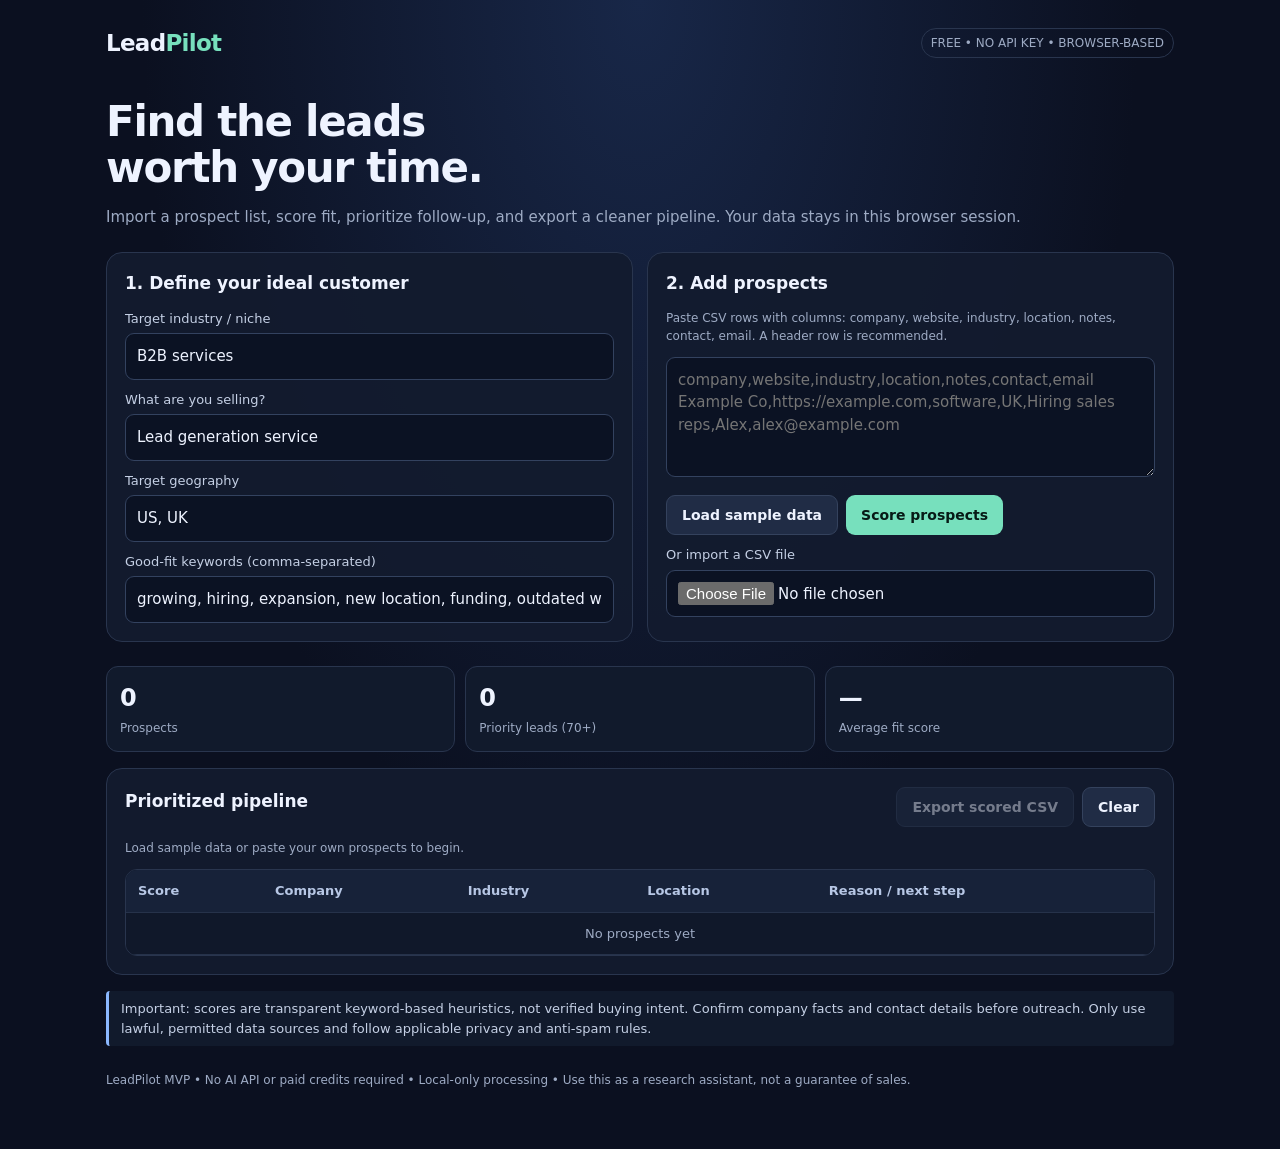
<file: index.html>
<!doctype html>
<html lang="en"><head><meta charset="utf-8"><meta name="viewport" content="width=device-width,initial-scale=1"><meta name="description" content="Free lead qualification workspace"><title>LeadPilot — Lead Qualifier</title>
<style>
:root{color-scheme:dark;--bg:#0b1020;--panel:#131b2e;--line:#29354e;--text:#eef3ff;--muted:#9eabc4;--accent:#77e0bd;--blue:#8bb8ff}*{box-sizing:border-box}body{margin:0;background:radial-gradient(ellipse at top,#182748 0,#0b1020 55%);color:var(--text);font:15px/1.5 system-ui,-apple-system,Segoe UI,sans-serif}main{max-width:1100px;margin:auto;padding:26px 16px 60px}.top{display:flex;justify-content:space-between;align-items:center;gap:14px;flex-wrap:wrap}.brand{font-size:23px;font-weight:800;letter-spacing:-.7px}.brand span{color:var(--accent)}.tag{color:var(--muted);font-size:12px;border:1px solid var(--line);padding:5px 9px;border-radius:30px}h1{font-size:clamp(27px,5vw,42px);line-height:1.1;letter-spacing:-1.3px;margin:38px 0 10px}p{color:var(--muted)}.grid{display:grid;grid-template-columns:1fr 1fr;gap:14px;margin:24px 0}.panel{background:#131b2eeF;border:1px solid var(--line);border-radius:16px;padding:18px;min-width:0}h2{font-size:17px;margin:0 0 12px}label{display:block;color:#c5d0e5;font-size:13px;margin:10px 0 5px}input,textarea,select{width:100%;background:#0b1223;color:var(--text);border:1px solid #33425f;border-radius:9px;padding:11px;font:inherit}textarea{min-height:120px;resize:vertical}button{border:0;border-radius:9px;padding:11px 15px;font:700 14px system-ui;cursor:pointer;background:var(--accent);color:#071a16}button.secondary{background:#202c45;color:var(--text);border:1px solid #34425d}button:disabled{opacity:.45;cursor:not-allowed}.actions{display:flex;gap:8px;flex-wrap:wrap;margin-top:12px}.stats{display:grid;grid-template-columns:repeat(3,1fr);gap:10px;margin:16px 0}.stat{background:#111a2c;border:1px solid var(--line);border-radius:12px;padding:13px}.stat strong{font-size:24px;display:block}.stat span{font-size:12px;color:var(--muted)}.tablewrap{overflow:auto;border:1px solid var(--line);border-radius:12px}table{border-collapse:collapse;width:100%;min-width:650px;background:#10182a}th,td{text-align:left;padding:11px 12px;border-bottom:1px solid #26324a;font-size:13px}th{color:#b7c7e5;background:#172239}td{color:#e3eaf8}.score{font-weight:800;color:var(--accent)}.pill{font-size:11px;padding:3px 7px;border-radius:20px;background:#1c3c39;color:#a5f3d8}.small{font-size:12px}.notice{border-left:3px solid var(--blue);padding:8px 12px;background:#111a2c;color:#c5d0e5;border-radius:4px;font-size:13px}.footer{margin-top:25px;font-size:12px;color:var(--muted)}@media(max-width:700px){.grid{grid-template-columns:1fr}.stats{grid-template-columns:repeat(3,1fr)}.stat{padding:9px}.stat strong{font-size:20px}}
</style></head><body><main>
<div class="top"><div class="brand">Lead<span>Pilot</span></div><div class="tag">FREE • NO API KEY • BROWSER-BASED</div></div>
<h1>Find the leads<br>worth your time.</h1><p>Import a prospect list, score fit, prioritize follow-up, and export a cleaner pipeline. Your data stays in this browser session.</p>
<div class="grid">
<section class="panel"><h2>1. Define your ideal customer</h2>
<label for="industry">Target industry / niche</label><input id="industry" placeholder="e.g. dental clinics, SaaS, marketing agencies" value="B2B services">
<label for="offer">What are you selling?</label><input id="offer" placeholder="e.g. website redesign, appointment setting" value="Lead generation service">
<label for="geo">Target geography</label><input id="geo" placeholder="e.g. US, UK, Europe" value="US, UK">
<label for="signals">Good-fit keywords (comma-separated)</label><input id="signals" value="growing, hiring, expansion, new location, funding, outdated website, contact">
</section>
<section class="panel"><h2>2. Add prospects</h2><p class="small">Paste CSV rows with columns: company, website, industry, location, notes, contact, email. A header row is recommended.</p>
<textarea id="csv" placeholder="company,website,industry,location,notes,contact,email&#10;Example Co,https://example.com,software,UK,Hiring sales reps,Alex,alex@example.com"></textarea>
<div class="actions"><button id="sample" class="secondary">Load sample data</button><button id="score">Score prospects</button></div>
<label for="file">Or import a CSV file</label><input id="file" type="file" accept=".csv,text/csv">
</section></div>
<div class="stats"><div class="stat"><strong id="total">0</strong><span>Prospects</span></div><div class="stat"><strong id="qualified">0</strong><span>Priority leads (70+)</span></div><div class="stat"><strong id="average">—</strong><span>Average fit score</span></div></div>
<section class="panel"><div class="top"><h2>Prioritized pipeline</h2><div class="actions" style="margin:0"><button id="export" class="secondary" disabled>Export scored CSV</button><button id="clear" class="secondary">Clear</button></div></div><p id="status" class="small">Load sample data or paste your own prospects to begin.</p><div class="tablewrap"><table><thead><tr><th>Score</th><th>Company</th><th>Industry</th><th>Location</th><th>Reason / next step</th></tr></thead><tbody id="results"><tr><td colspan="5" style="text-align:center;color:#9eabc4">No prospects yet</td></tr></tbody></table></div></section>
<div class="notice" style="margin-top:16px">Important: scores are transparent keyword-based heuristics, not verified buying intent. Confirm company facts and contact details before outreach. Only use lawful, permitted data sources and follow applicable privacy and anti-spam rules.</div>
<div class="footer">LeadPilot MVP • No AI API or paid credits required • Local-only processing • Use this as a research assistant, not a guarantee of sales.</div>
</main>
<script>
const $=id=>document.getElementById(id);let leads=[];
function parseCSV(text){const rows=[];let row=[],cell='',quoted=false;for(let i=0;i<text.length;i++){const c=text[i];if(c==='"'&&quoted&&text[i+1]==='"'){cell+='"';i++}else if(c==='"'){quoted=!quoted}else if(c===','&&!quoted){row.push(cell.trim());cell=''}else if((c==='\n'||c==='\r')&&!quoted){if(c==='\r'&&text[i+1]==='\n')i++;row.push(cell.trim());if(row.some(x=>x))rows.push(row);row=[];cell=''}else cell+=c}row.push(cell.trim());if(row.some(x=>x))rows.push(row);if(!rows.length)return[];const known=['company','website','industry','location','notes','contact','email'];const first=rows[0].map(x=>x.toLowerCase().replace(/[^a-z]/g,''));const hasHeader=first.some(x=>known.includes(x));const headers=hasHeader?first:known;return rows.slice(hasHeader?1:0).map(r=>Object.fromEntries(headers.map((h,i)=>[h,r[i]||'']))).filter(o=>Object.values(o).some(Boolean))}
function scoreLead(o){const blob=Object.values(o).join(' ').toLowerCase(),industry=$('industry').value.toLowerCase().trim(),geo=$('geo').value.toLowerCase().split(',').map(x=>x.trim()).filter(Boolean),signals=$('signals').value.toLowerCase().split(',').map(x=>x.trim()).filter(Boolean);let score=25,why=[];if(o.company){score+=10;why.push('company identified')}if(o.website&&/^https?:\/\//i.test(o.website)){score+=10;why.push('website supplied')}if(industry&&blob.includes(industry)){score+=20;why.push('target niche match')}else if(industry&&industry.split(/\s+/).some(w=>w.length>3&&blob.includes(w))){score+=10;why.push('partial niche match')}if(geo.some(g=>blob.includes(g))){score+=15;why.push('target geography match')}const matched=signals.filter(s=>s&&blob.includes(s));if(matched.length){score+=Math.min(25,matched.length*8);why.push('signals: '+matched.slice(0,3).join(', '))}if(o.contact||o.email){score+=5;why.push('contact field supplied')}score=Math.min(100,score);const next=score>=70?'Prioritize: verify need and send a tailored message':score>=45?'Research website and decision-maker':'Enrich details before outreach';return {...o,score,reason:why.join('; ')||'Limited information',next,priority:score>=70?'Priority':score>=45?'Research':'Low'}}
function render(){const body=$('results');body.innerHTML='';if(!leads.length){body.innerHTML='<tr><td colspan="5" style="text-align:center;color:#9eabc4">No prospects yet</td></tr>'}else [...leads].sort((a,b)=>b.score-a.score).forEach(l=>{const tr=document.createElement('tr');[String(l.score),l.company||'Unnamed company',l.industry||'—',l.location||'—',l.reason+' • '+l.next].forEach((v,i)=>{const td=document.createElement('td');td.textContent=v;if(i===0)td.className='score';tr.appendChild(td)});body.appendChild(tr)});$('total').textContent=leads.length;$('qualified').textContent=leads.filter(x=>x.score>=70).length;$('average').textContent=leads.length?Math.round(leads.reduce((a,b)=>a+b.score,0)/leads.length)+'/100':'—';$('export').disabled=!leads.length;$('status').textContent=leads.length?'Scored '+leads.length+' prospects. Sorted highest-fit first.':'Load sample data or paste your own prospects to begin.'}
$('sample').onclick=()=>{$('csv').value='company,website,industry,location,notes,contact,email\nNorthstar Growth,https://northstar.example,marketing agency,UK,hiring and expanding sales team,Jamie,jamie@example.com\nBright Dental Group,https://brightdental.example,dental clinics,US,opening a new location,Casey,casey@example.com\nPlain Office Supplies,https://office.example,office supplies,India,established local supplier,Ravi,ravi@example.com\nCloudMetric,https://cloudmetric.example,B2B services,US,looking for lead generation and hiring,Sam,sam@example.com';$('status').textContent='Sample rows loaded. Click Score prospects.'};
$('score').onclick=()=>{const rows=parseCSV($('csv').value);if(!rows.length){$('status').textContent='Add prospect rows or load sample data first.';return}leads=rows.map(scoreLead);render()};
$('file').onchange=async e=>{const f=e.target.files[0];if(f){$('csv').value=await f.text();$('status').textContent='CSV imported. Click Score prospects.'}};
$('export').onclick=()=>{const cols=['score','priority','company','website','industry','location','notes','contact','email','reason','next'];const q=v=>'"'+String(v??'').replace(/"/g,'""')+'"';const csv=[cols.join(','),...leads.slice().sort((a,b)=>b.score-a.score).map(o=>cols.map(k=>q(o[k])).join(','))].join('\r\n');const a=document.createElement('a');a.href=URL.createObjectURL(new Blob([csv],{type:'text/csv;charset=utf-8;'}));a.download='leadpilot-scored-prospects.csv';a.click();URL.revokeObjectURL(a.href)};
$('clear').onclick=()=>{leads=[];$('csv').value='';$('file').value='';render()};
</script></body></html>
</file>
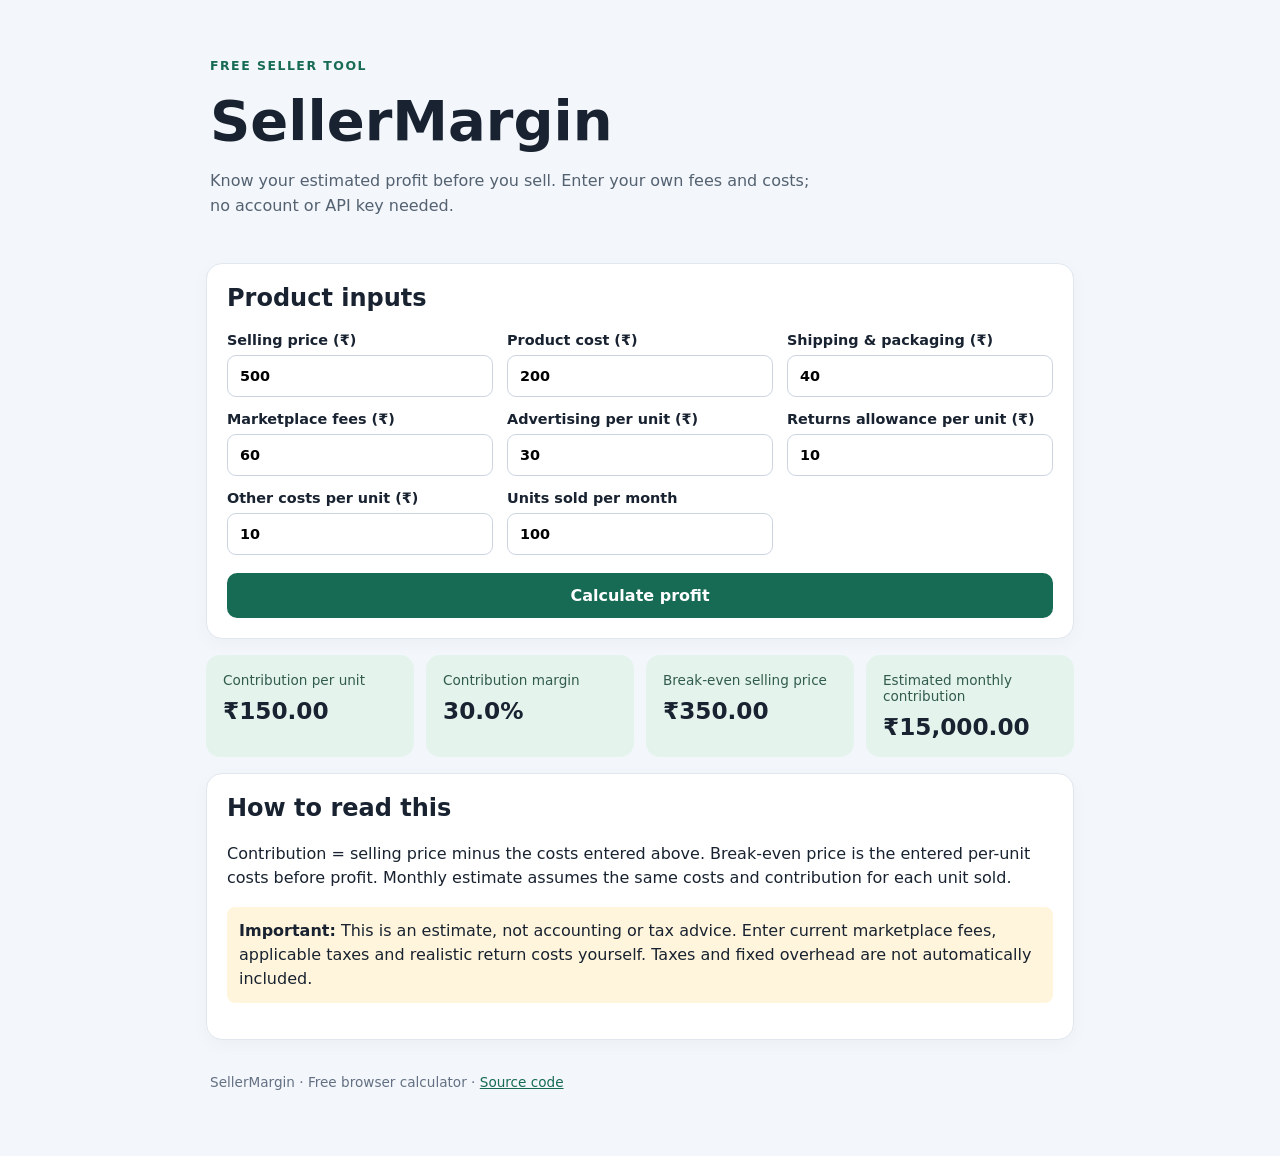
<file: sellermargin/index.html>
<!doctype html>
<html lang="en">
<head>
<meta charset="utf-8"><meta name="viewport" content="width=device-width,initial-scale=1">
<title>SellerMargin — Product Profit Calculator</title>
<meta name="description" content="Free product profit and break-even calculator for online sellers. Estimate contribution after product costs, fees, ads and returns.">
<link rel="stylesheet" href="styles.css">
</head>
<body>
<main class="wrap">
<header><p class="eyebrow">FREE SELLER TOOL</p><h1>SellerMargin</h1><p class="intro">Know your estimated profit before you sell. Enter your own fees and costs; no account or API key needed.</p></header>
<section class="card">
<h2>Product inputs</h2>
<div class="grid">
<label>Selling price (₹)<input id="price" type="number" min="0" step="0.01" value="500"></label>
<label>Product cost (₹)<input id="cost" type="number" min="0" step="0.01" value="200"></label>
<label>Shipping & packaging (₹)<input id="shipping" type="number" min="0" step="0.01" value="40"></label>
<label>Marketplace fees (₹)<input id="fees" type="number" min="0" step="0.01" value="60"></label>
<label>Advertising per unit (₹)<input id="ads" type="number" min="0" step="0.01" value="30"></label>
<label>Returns allowance per unit (₹)<input id="returns" type="number" min="0" step="0.01" value="10"></label>
<label>Other costs per unit (₹)<input id="other" type="number" min="0" step="0.01" value="10"></label>
<label>Units sold per month<input id="units" type="number" min="0" step="1" value="100"></label>
</div>
<button id="calculate" type="button">Calculate profit</button>
</section>
<section class="results" aria-live="polite">
<div class="metric"><span>Contribution per unit</span><strong id="contribution">₹150.00</strong></div>
<div class="metric"><span>Contribution margin</span><strong id="margin">30.0%</strong></div>
<div class="metric"><span>Break-even selling price</span><strong id="breakeven">₹350.00</strong></div>
<div class="metric"><span>Estimated monthly contribution</span><strong id="monthly">₹15,000.00</strong></div>
</section>
<section class="card"><h2>How to read this</h2><p>Contribution = selling price minus the costs entered above. Break-even price is the entered per-unit costs before profit. Monthly estimate assumes the same costs and contribution for each unit sold.</p><p class="note"><strong>Important:</strong> This is an estimate, not accounting or tax advice. Enter current marketplace fees, applicable taxes and realistic return costs yourself. Taxes and fixed overhead are not automatically included.</p></section>
<footer>SellerMargin · Free browser calculator · <a href="https://github.com/Arjun555557/calculator-using-HTML">Source code</a></footer>
</main><script src="calculator.js"></script>
</body></html>
</file>
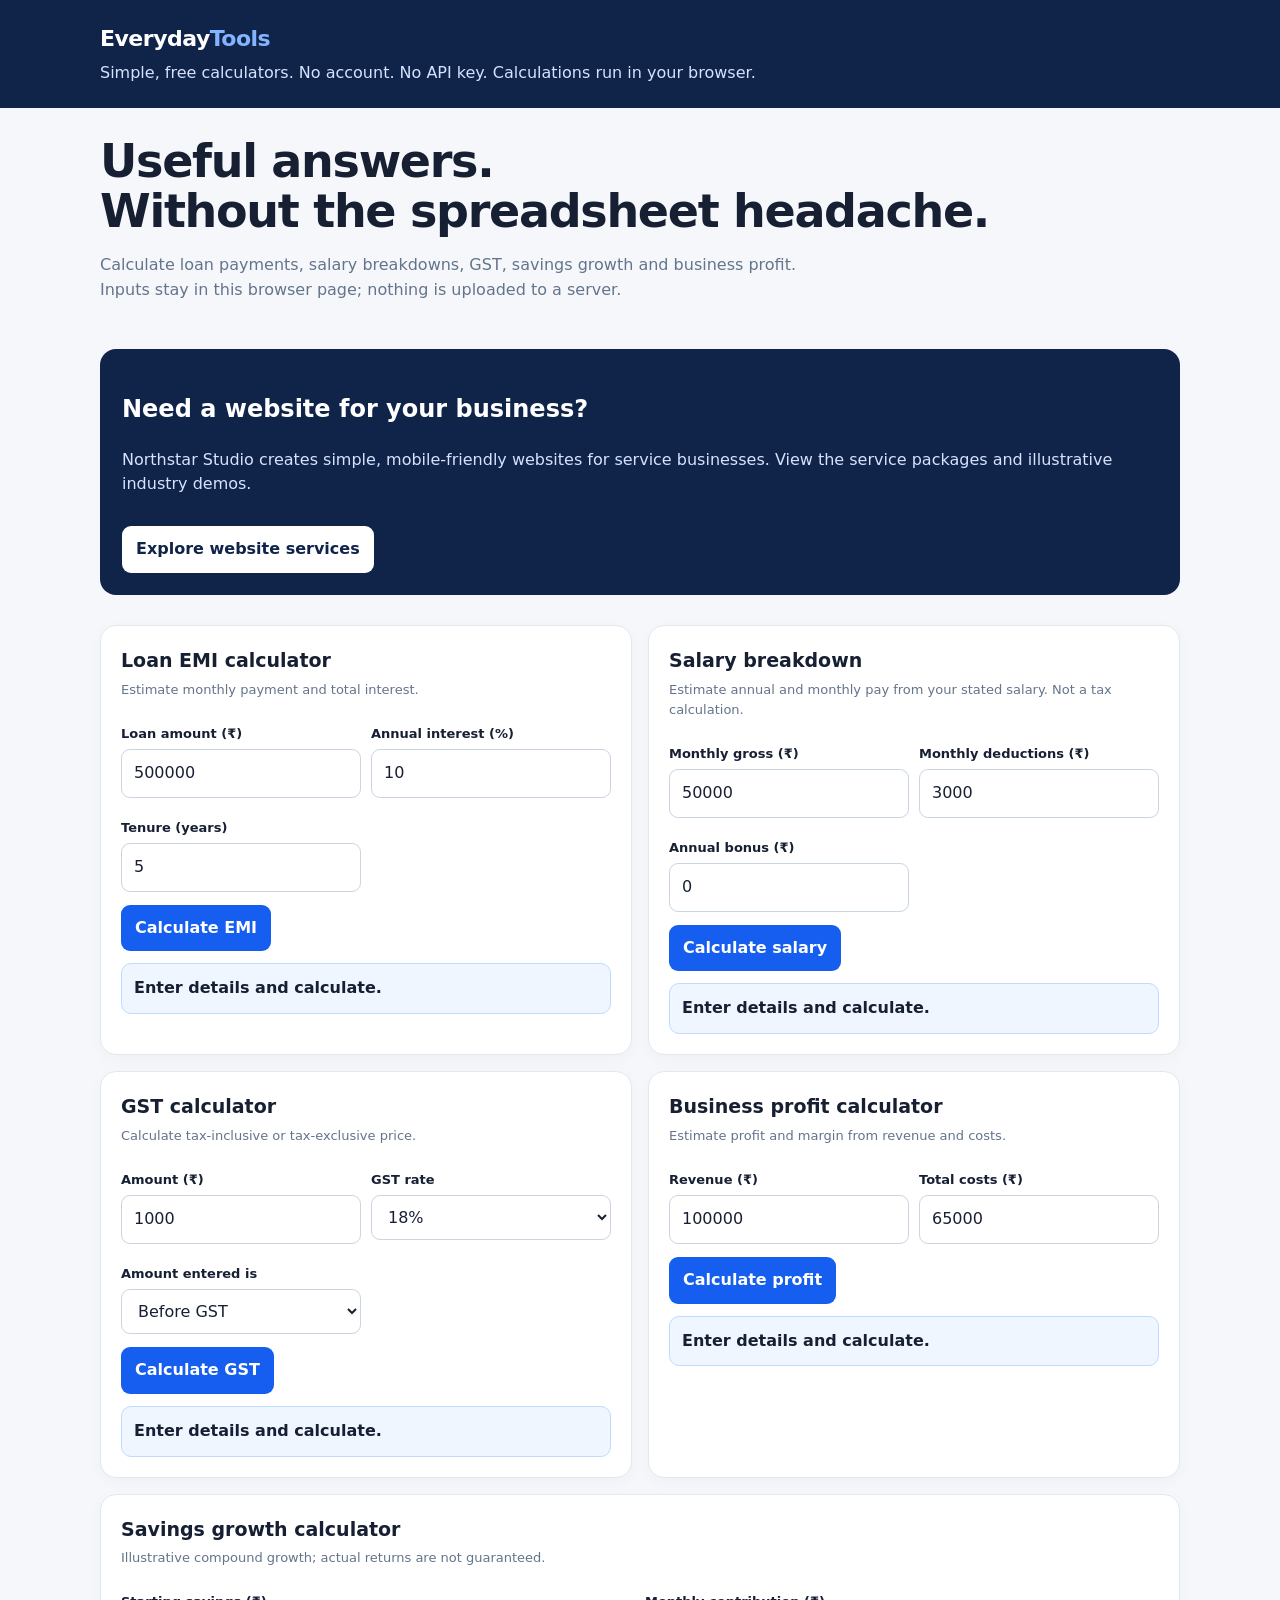
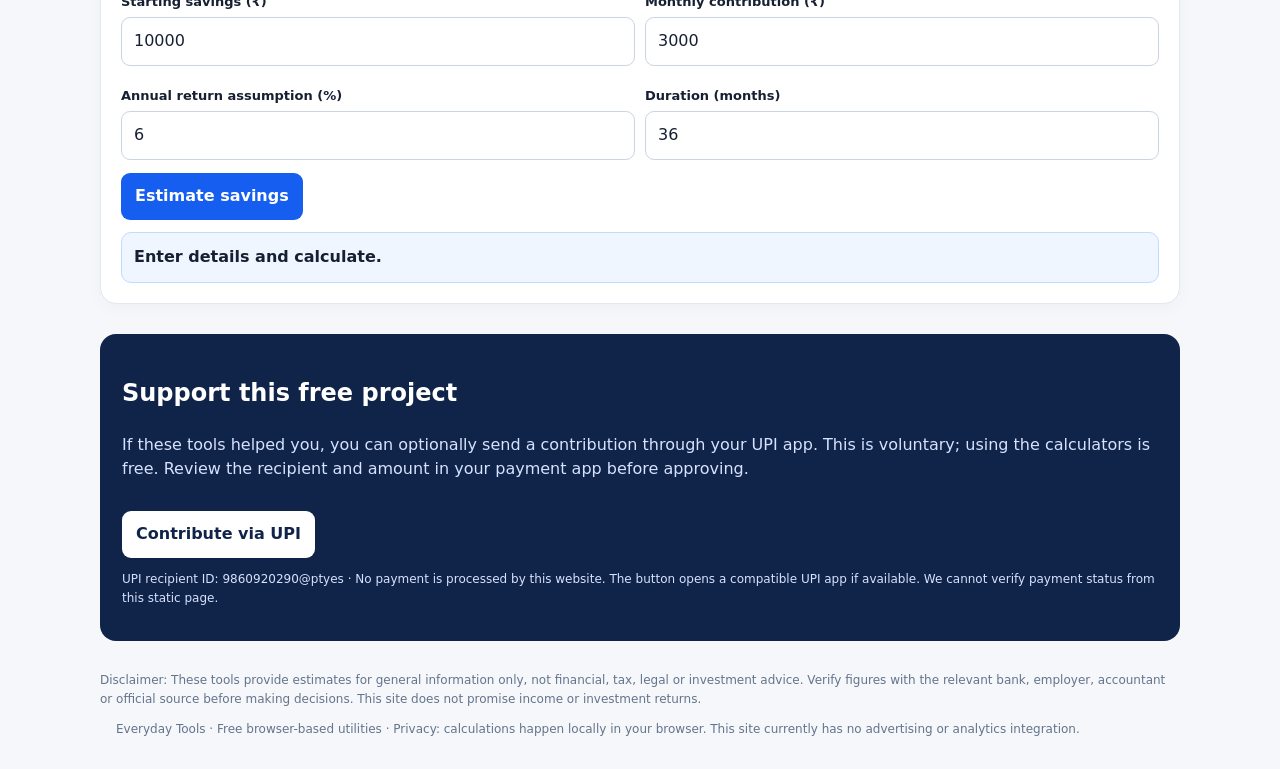
<file: utility-hub/index.html>
<!doctype html>
<html lang="en">
<head>
<meta charset="utf-8"><meta name="viewport" content="width=device-width,initial-scale=1">
<meta name="description" content="Free, privacy-friendly salary, EMI, savings, GST and business profit calculators. No sign-up or paid API required.">
<meta name="robots" content="index,follow">
<link rel="canonical" href="https://arjun555557.github.io/calculator-using-HTML/">
<meta property="og:type" content="website">
<meta property="og:title" content="Everyday Tools — Free Online Calculators">
<meta property="og:description" content="Free EMI, salary, GST, savings and business profit calculators. No sign-up; calculations run in your browser.">
<meta property="og:url" content="https://arjun555557.github.io/calculator-using-HTML/">
<meta name="theme-color" content="#10244a">
<script type="application/ld+json">
{"@context":"https://schema.org","@type":"WebApplication","name":"Everyday Tools","url":"https://arjun555557.github.io/calculator-using-HTML/","applicationCategory":"UtilitiesApplication","operatingSystem":"Any","description":"Free browser-based EMI, salary, GST, savings growth and business profit calculators.","offers":{"@type":"Offer","price":"0","priceCurrency":"INR"}}
</script>
<title>Everyday Tools — Free Calculators</title>
<style>
:root{color-scheme:light;--ink:#172033;--muted:#64748b;--line:#e2e8f0;--panel:#fff;--bg:#f5f7fb;--brand:#155eef;--green:#087443}*{box-sizing:border-box}body{margin:0;background:var(--bg);color:var(--ink);font:16px/1.55 system-ui,-apple-system,BlinkMacSystemFont,"Segoe UI",sans-serif}header{background:#10244a;color:white;padding:22px 16px}header .wrap,main,footer{max-width:1080px;margin:auto}.brand{font-weight:850;font-size:22px;letter-spacing:-.5px}.brand span{color:#83b4ff}.sub{color:#d6e2ff;margin:5px 0 0}.hero{padding:28px 0 12px}.hero h1{font-size:clamp(30px,5vw,46px);line-height:1.1;letter-spacing:-1.3px;margin:0 0 12px}.hero p{color:var(--muted);max-width:720px}.tools{display:grid;grid-template-columns:repeat(2,minmax(0,1fr));gap:16px;margin:18px 0 30px}.card{background:var(--panel);border:1px solid var(--line);border-radius:16px;padding:20px;box-shadow:0 4px 16px #0f172a08;min-width:0}.card h2{font-size:19px;margin:0 0 4px}.desc{color:var(--muted);font-size:13px;margin:0 0 14px}label{display:block;font-size:13px;font-weight:650;margin:10px 0 5px}input,select{width:100%;border:1px solid #cbd5e1;border-radius:9px;padding:11px 12px;font:inherit;background:white;color:var(--ink)}.fields{display:grid;grid-template-columns:1fr 1fr;gap:10px}button,.btn{display:inline-block;border:0;border-radius:9px;padding:11px 14px;background:var(--brand);color:white;font-weight:750;text-decoration:none;cursor:pointer;font:inherit;font-weight:750;margin-top:13px}.result{background:#eff6ff;border:1px solid #bfdbfe;padding:12px;border-radius:10px;margin-top:12px;min-height:48px;font-weight:750;overflow-wrap:anywhere}.result small{display:block;color:#475569;font-weight:500}.wide{grid-column:1/-1}.support{background:#10244a;color:white;border-radius:16px;padding:22px;margin:18px 0 30px}.support p{color:#d6e2ff}.support a{background:#fff;color:#10244a}.note{font-size:12px;color:var(--muted)}footer{padding:0 16px 30px;color:var(--muted);font-size:12px} @media(max-width:720px){.tools{grid-template-columns:1fr}.wide{grid-column:auto}.fields{gap:8px}.card{padding:16px}}
</style>
</head>
<body>
<header><div class="wrap"><div class="brand">Everyday<span>Tools</span></div><p class="sub">Simple, free calculators. No account. No API key. Calculations run in your browser.</p></div></header>
<main>
<section class="hero"><h1>Useful answers.<br>Without the spreadsheet headache.</h1><p>Calculate loan payments, salary breakdowns, GST, savings growth and business profit. Inputs stay in this browser page; nothing is uploaded to a server.</p></section>
<section class="support"><h2>Need a website for your business?</h2><p>Northstar Studio creates simple, mobile-friendly websites for service businesses. View the service packages and illustrative industry demos.</p><a class="btn" href="northstar/index.html">Explore website services</a></section>
<div class="tools">
<section class="card"><h2>Loan EMI calculator</h2><p class="desc">Estimate monthly payment and total interest.</p><div class="fields"><div><label for="principal">Loan amount (₹)</label><input id="principal" type="number" min="0" value="500000"></div><div><label for="rate">Annual interest (%)</label><input id="rate" type="number" min="0" step=".1" value="10"></div><div><label for="tenure">Tenure (years)</label><input id="tenure" type="number" min=".1" step=".5" value="5"></div></div><button onclick="emi()">Calculate EMI</button><div class="result" id="emiResult" aria-live="polite">Enter details and calculate.</div></section>
<section class="card"><h2>Salary breakdown</h2><p class="desc">Estimate annual and monthly pay from your stated salary. Not a tax calculation.</p><div class="fields"><div><label for="monthly">Monthly gross (₹)</label><input id="monthly" type="number" min="0" value="50000"></div><div><label for="deduct">Monthly deductions (₹)</label><input id="deduct" type="number" min="0" value="3000"></div><div><label for="bonus">Annual bonus (₹)</label><input id="bonus" type="number" min="0" value="0"></div></div><button onclick="salary()">Calculate salary</button><div class="result" id="salaryResult" aria-live="polite">Enter details and calculate.</div></section>
<section class="card"><h2>GST calculator</h2><p class="desc">Calculate tax-inclusive or tax-exclusive price.</p><div class="fields"><div><label for="amount">Amount (₹)</label><input id="amount" type="number" min="0" value="1000"></div><div><label for="gstRate">GST rate</label><select id="gstRate"><option value="5">5%</option><option value="12">12%</option><option value="18" selected>18%</option><option value="28">28%</option></select></div><div><label for="gstMode">Amount entered is</label><select id="gstMode"><option value="exclusive">Before GST</option><option value="inclusive">Including GST</option></select></div></div><button onclick="gst()">Calculate GST</button><div class="result" id="gstResult" aria-live="polite">Enter details and calculate.</div></section>
<section class="card"><h2>Business profit calculator</h2><p class="desc">Estimate profit and margin from revenue and costs.</p><div class="fields"><div><label for="revenue">Revenue (₹)</label><input id="revenue" type="number" min="0" value="100000"></div><div><label for="cost">Total costs (₹)</label><input id="cost" type="number" min="0" value="65000"></div></div><button onclick="profit()">Calculate profit</button><div class="result" id="profitResult" aria-live="polite">Enter details and calculate.</div></section>
<section class="card wide"><h2>Savings growth calculator</h2><p class="desc">Illustrative compound growth; actual returns are not guaranteed.</p><div class="fields"><div><label for="starting">Starting savings (₹)</label><input id="starting" type="number" min="0" value="10000"></div><div><label for="contribution">Monthly contribution (₹)</label><input id="contribution" type="number" min="0" value="3000"></div><div><label for="returnRate">Annual return assumption (%)</label><input id="returnRate" type="number" min="0" step=".1" value="6"></div><div><label for="months">Duration (months)</label><input id="months" type="number" min="1" max="1200" value="36"></div></div><button onclick="savings()">Estimate savings</button><div class="result" id="savingsResult" aria-live="polite">Enter details and calculate.</div></section>
</div>
<section class="support"><h2>Support this free project</h2><p>If these tools helped you, you can optionally send a contribution through your UPI app. This is voluntary; using the calculators is free. Review the recipient and amount in your payment app before approving.</p><a class="btn" id="upiLink" href="upi://pay?pa=9860920290%40ptyes&amp;pn=Everyday%20Tools&amp;cu=INR" rel="nofollow">Contribute via UPI</a><p class="note">UPI recipient ID: 9860920290@ptyes · No payment is processed by this website. The button opens a compatible UPI app if available. We cannot verify payment status from this static page.</p></section>
<p class="note">Disclaimer: These tools provide estimates for general information only, not financial, tax, legal or investment advice. Verify figures with the relevant bank, employer, accountant or official source before making decisions. This site does not promise income or investment returns.</p>
</main>
<footer>Everyday Tools · Free browser-based utilities · Privacy: calculations happen locally in your browser. This site currently has no advertising or analytics integration.</footer>
<script>
const n=id=>Math.max(0,Number(document.getElementById(id).value)||0);
const money=x=>new Intl.NumberFormat('en-IN',{style:'currency',currency:'INR',maximumFractionDigits:2}).format(Number.isFinite(x)?x:0);
function emi(){let p=n('principal'),r=n('rate')/1200,months=Math.round(n('tenure')*12);if(!p||!months){document.getElementById('emiResult').textContent='Enter a positive loan amount and tenure.';return}let e=r===0?p/months:p*r*Math.pow(1+r,months)/(Math.pow(1+r,months)-1);document.getElementById('emiResult').innerHTML='Monthly EMI: '+money(e)+'<small>Total repayment: '+money(e*months)+' · Estimated interest: '+money(e*months-p)+'</small>'}
function salary(){let m=n('monthly'),d=n('deduct'),b=n('bonus');document.getElementById('salaryResult').innerHTML='Estimated monthly take-home: '+money(Math.max(0,m-d))+'<small>Annual gross incl. bonus: '+money(m*12+b)+' · Annual stated deductions: '+money(d*12)+' · Excludes tax and deductions not entered.</small>'}
function gst(){let a=n('amount'),r=n('gstRate')/100,inc=document.getElementById('gstMode').value==='inclusive';let base=inc?a/(1+r):a,tax=inc?a-base:a*r,total=inc?a:a+tax;document.getElementById('gstResult').innerHTML='Total amount: '+money(total)+'<small>Taxable value: '+money(base)+' · GST component: '+money(tax)+'</small>'}
function profit(){let rev=n('revenue'),cost=n('cost'),p=rev-cost,margin=rev?p/rev*100:0;document.getElementById('profitResult').innerHTML='Estimated profit: '+money(p)+'<small>Profit margin: '+margin.toFixed(2)+'% · Cost ratio: '+(rev?cost/rev*100:0).toFixed(2)+'%</small>'}
function savings(){let p=n('starting'),c=n('contribution'),rate=n('returnRate')/1200,m=Math.min(1200,Math.floor(n('months')));if(!m){document.getElementById('savingsResult').textContent='Enter a duration of at least one month.';return}let total=p;for(let i=0;i<m;i++)total=total*(1+rate)+c;let invested=p+c*m;document.getElementById('savingsResult').innerHTML='Illustrative ending balance: '+money(total)+'<small>Total contributions: '+money(invested)+' · Assumed growth: '+money(total-invested)+' · Actual returns may be lower or negative.</small>'}
</script>
</body></html>
</file>
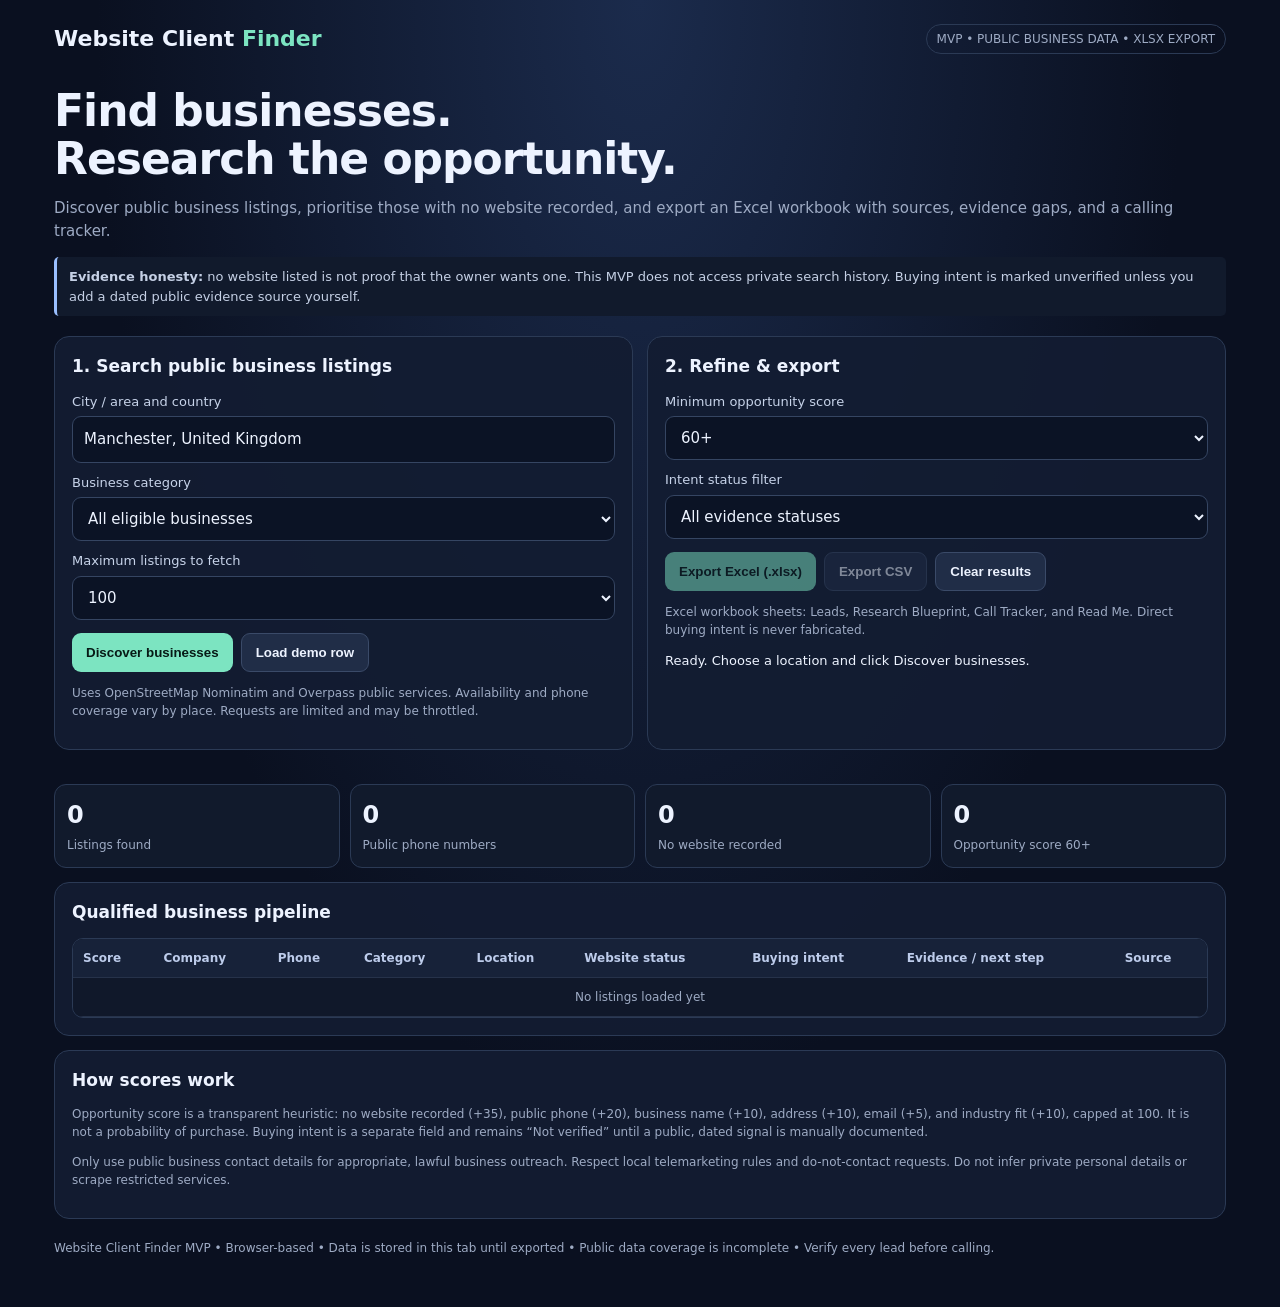
<file: website-client-finder/index.html>
<!doctype html>
<html lang="en"><head><meta charset="utf-8"><meta name="viewport" content="width=device-width,initial-scale=1"><meta name="description" content="Find public business listings, check website tags, research intent evidence, and export a prospect workbook."><title>Website Client Finder</title>
<script src="https://cdn.sheetjs.com/xlsx-0.20.3/package/dist/xlsx.full.min.js"></script>
<style>
:root{color-scheme:dark;--bg:#0a1020;--panel:#131d32;--line:#2b3a55;--text:#edf3ff;--muted:#9eabc4;--accent:#7ce4c1;--blue:#9abfff}*{box-sizing:border-box}body{margin:0;background:radial-gradient(ellipse at top,#1b2b4c 0,#0a1020 60%);color:var(--text);font:15px/1.5 system-ui,-apple-system,Segoe UI,sans-serif}main{max-width:1200px;margin:auto;padding:22px 14px 50px}.top{display:flex;justify-content:space-between;align-items:center;gap:12px;flex-wrap:wrap}.brand{font-size:22px;font-weight:850}.brand span{color:var(--accent)}.tag{border:1px solid var(--line);border-radius:30px;padding:5px 10px;color:var(--muted);font-size:12px}h1{font-size:clamp(29px,5vw,44px);line-height:1.08;letter-spacing:-1px;margin:32px 0 10px}p{color:var(--muted)}.grid{display:grid;grid-template-columns:repeat(2,minmax(0,1fr));gap:14px;margin:20px 0}.panel{background:#131d32ed;border:1px solid var(--line);border-radius:15px;padding:17px;min-width:0;margin-bottom:14px}h2{font-size:17px;margin:0 0 12px}label{display:block;color:#c7d3e9;font-size:13px;margin:10px 0 5px}input,select,textarea{width:100%;background:#0b1325;color:var(--text);border:1px solid #354562;border-radius:9px;padding:11px;font:inherit}button{background:var(--accent);color:#071a16;border:0;border-radius:9px;padding:11px 14px;font-weight:800;cursor:pointer}button.secondary{background:#202d47;color:var(--text);border:1px solid #3a4a68}button:disabled{opacity:.5;cursor:wait}.actions{display:flex;gap:8px;flex-wrap:wrap;margin-top:13px}.stats{display:grid;grid-template-columns:repeat(4,minmax(0,1fr));gap:10px;margin:14px 0}.stat{background:#111a2c;border:1px solid var(--line);border-radius:12px;padding:12px}.stat strong{font-size:24px;display:block}.stat span{font-size:12px;color:var(--muted)}.tablewrap{overflow:auto;border:1px solid var(--line);border-radius:11px}table{border-collapse:collapse;width:100%;min-width:950px;background:#10182a}th,td{text-align:left;padding:10px;border-bottom:1px solid #26324a;font-size:12px;vertical-align:top}th{background:#172239;color:#bdcceb}td{color:#e3eaf8}a{color:#9abfff}.score{font-weight:850;color:var(--accent)}.notice{background:#111a2c;border-left:3px solid var(--blue);padding:10px 12px;border-radius:5px;font-size:13px;color:#c5d0e5;margin:12px 0}.status{font-size:13px;white-space:pre-wrap}.small{font-size:12px}.pill{display:inline-block;border-radius:20px;background:#203b39;color:#a6f1d9;padding:2px 7px;font-size:11px}.footer{font-size:12px;color:var(--muted);margin-top:20px}@media(max-width:700px){.grid{grid-template-columns:1fr}.stats{grid-template-columns:repeat(2,minmax(0,1fr))}.panel{padding:13px}}
</style></head><body><main>
<div class="top"><div class="brand">Website Client <span>Finder</span></div><div class="tag">MVP • PUBLIC BUSINESS DATA • XLSX EXPORT</div></div>
<h1>Find businesses.<br>Research the opportunity.</h1>
<p>Discover public business listings, prioritise those with no website recorded, and export an Excel workbook with sources, evidence gaps, and a calling tracker.</p>
<div class="notice"><b>Evidence honesty:</b> no website listed is not proof that the owner wants one. This MVP does not access private search history. Buying intent is marked unverified unless you add a dated public evidence source yourself.</div>
<div class="grid">
<section class="panel"><h2>1. Search public business listings</h2>
<label for="place">City / area and country</label><input id="place" value="Manchester, United Kingdom" placeholder="e.g. Austin, Texas, USA">
<label for="industry">Business category</label><select id="industry"><option value="all">All eligible businesses</option><option value="restaurant">Restaurants & cafes</option><option value="beauty">Beauty salons & barbers</option><option value="plumber">Plumbers & home services</option><option value="auto">Auto repair & garages</option><option value="health">Clinics & dentists</option><option value="construction">Construction & contractors</option><option value="hotel">Hotels & guesthouses</option><option value="professional">Professional services</option></select>
<label for="limit">Maximum listings to fetch</label><select id="limit"><option>50</option><option selected>100</option><option>150</option></select>
<div class="actions"><button id="discover">Discover businesses</button><button id="demo" class="secondary">Load demo row</button></div>
<p class="small">Uses OpenStreetMap Nominatim and Overpass public services. Availability and phone coverage vary by place. Requests are limited and may be throttled.</p>
</section>
<section class="panel"><h2>2. Refine & export</h2>
<label for="minimum">Minimum opportunity score</label><select id="minimum"><option value="0">Show all</option><option value="40">40+</option><option value="60" selected>60+</option><option value="75">75+</option></select>
<label for="intent">Intent status filter</label><select id="intent"><option value="all">All evidence statuses</option><option value="Direct public intent found">Direct public intent found</option><option value="Not verified">Not verified</option></select>
<div class="actions"><button id="export" disabled>Export Excel (.xlsx)</button><button id="csvExport" class="secondary" disabled>Export CSV</button><button id="clear" class="secondary">Clear results</button></div>
<p class="small">Excel workbook sheets: Leads, Research Blueprint, Call Tracker, and Read Me. Direct buying intent is never fabricated.</p>
<div id="status" class="status">Ready. Choose a location and click Discover businesses.</div>
</section></div>
<div class="stats"><div class="stat"><strong id="total">0</strong><span>Listings found</span></div><div class="stat"><strong id="phones">0</strong><span>Public phone numbers</span></div><div class="stat"><strong id="noWeb">0</strong><span>No website recorded</span></div><div class="stat"><strong id="high">0</strong><span>Opportunity score 60+</span></div></div>
<section class="panel"><h2>Qualified business pipeline</h2><div class="tablewrap"><table><thead><tr><th>Score</th><th>Company</th><th>Phone</th><th>Category</th><th>Location</th><th>Website status</th><th>Buying intent</th><th>Evidence / next step</th><th>Source</th></tr></thead><tbody id="rows"><tr><td colspan="9" style="text-align:center;color:#9eabc4">No listings loaded yet</td></tr></tbody></table></div></section>
<section class="panel"><h2>How scores work</h2><p class="small">Opportunity score is a transparent heuristic: no website recorded (+35), public phone (+20), business name (+10), address (+10), email (+5), and industry fit (+10), capped at 100. It is not a probability of purchase. Buying intent is a separate field and remains “Not verified” until a public, dated signal is manually documented.</p><p class="small">Only use public business contact details for appropriate, lawful business outreach. Respect local telemarketing rules and do-not-contact requests. Do not infer private personal details or scrape restricted services.</p></section>
<div class="footer">Website Client Finder MVP • Browser-based • Data is stored in this tab until exported • Public data coverage is incomplete • Verify every lead before calling.</div>
</main>
<script>
const $=id=>document.getElementById(id);let leads=[];
const categories={
 all:'(node["name"]["phone"](AREA);way["name"]["phone"](AREA);relation["name"]["phone"](AREA););',
 restaurant:'(node["amenity"~"restaurant|cafe|fast_food"]["name"]["phone"](AREA);way["amenity"~"restaurant|cafe|fast_food"]["name"]["phone"](AREA););',
 beauty:'(node["shop"~"beauty|hairdresser|barber"]["name"]["phone"](AREA);way["shop"~"beauty|hairdresser|barber"]["name"]["phone"](AREA););',
 plumber:'(node["craft"~"plumber|electrician|painter|carpenter"]["name"]["phone"](AREA);way["craft"~"plumber|electrician|painter|carpenter"]["name"]["phone"](AREA););',
 auto:'(node["shop"~"car_repair|tyres"]["name"]["phone"](AREA);way["shop"~"car_repair|tyres"]["name"]["phone"](AREA););',
 health:'(node["amenity"~"clinic|dentist|doctors"]["name"]["phone"](AREA);way["amenity"~"clinic|dentist|doctors"]["name"]["phone"](AREA););',
 construction:'(node["craft"~"builder|roofer|plasterer"]["name"]["phone"](AREA);way["craft"~"builder|roofer|plasterer"]["name"]["phone"](AREA););',
 hotel:'(node["tourism"~"hotel|guest_house|motel"]["name"]["phone"](AREA);way["tourism"~"hotel|guest_house|motel"]["name"]["phone"](AREA););',
 professional:'(node["office"]["name"]["phone"](AREA);way["office"]["name"]["phone"](AREA););'
};
function tag(t,...keys){for(const k of keys)if(t[k])return t[k];return ''}
function score(x){let s=0;if(x.website_status==='No website recorded')s+=35;if(x.phone)s+=20;if(x.company)s+=10;if(x.address)s+=10;if(x.email)s+=5;if(x.category)s+=10;if(x.source_url)s+=5;return Math.min(100,s)}
function norm(el,place,cat){const t=el.tags||{};const name=t.name||'';const street=[t['addr:housenumber'],t['addr:street']].filter(Boolean).join(' ');const addr=[street,t['addr:city']||t['addr:town']||t['addr:village'],t['addr:postcode'],t['addr:country']].filter(Boolean).join(', ');const web=tag(t,'website','contact:website','url');const phone=tag(t,'phone','contact:phone');const email=tag(t,'email','contact:email');const id=el.type+'/'+el.id;const source='https://www.openstreetmap.org/'+id;const search='https://www.google.com/search?q='+encodeURIComponent('"'+name+'" "'+place+'" website');const x={company:name,phone,industry:cat,location:addr||place,website:web,website_status:web?'Website recorded':'No website recorded',email,source_url:source,source_name:'OpenStreetMap',source_checked:new Date().toISOString().slice(0,10),research_search_url:search,opportunity_score:0,buying_intent:'Not verified',intent_evidence:'No direct public buying-intent evidence checked. Website absence alone does not prove demand.',intent_source:'',intent_date:'',services:tag(t,'description','craft','shop','amenity','office','tourism'),business_activity:'Not independently verified',competitor_notes:'Research needed',recommended_website:'Mobile-friendly service pages, clear contact details, trust signals and enquiry form; tailor after verification.',call_script:'Hello, I’m researching businesses in your sector. Do you currently have a website, or is improving your online presence something you are considering?',call_status:'Not contacted',last_contact_date:'',follow_up_date:'',call_notes:'',lead_id:id};x.opportunity_score=score(x);return x}
function filtered(){const min=Number($('minimum').value),intent=$('intent').value;return leads.filter(x=>x.opportunity_score>=min&&(intent==='all'||x.buying_intent===intent)).sort((a,b)=>b.opportunity_score-a.opportunity_score)}
function render(){const list=filtered(),body=$('rows');body.innerHTML='';if(!list.length)body.innerHTML='<tr><td colspan="9" style="text-align:center;color:#9eabc4">No results match these filters</td></tr>';for(const x of list){const tr=document.createElement('tr');const vals=[x.opportunity_score,x.company,x.phone||'No public phone',x.industry,x.location,x.website_status,x.buying_intent,x.intent_evidence+' '+(x.website?'Website: '+x.website:'')];vals.forEach((v,i)=>{const td=document.createElement('td');if(i===0)td.className='score';td.textContent=v||'—';tr.appendChild(td)});const td=document.createElement('td');const a=document.createElement('a');a.href=x.source_url;a.target='_blank';a.rel='noopener';a.textContent='Open source';td.appendChild(a);td.appendChild(document.createTextNode(' · '));const b=document.createElement('a');b.href=x.research_search_url;b.target='_blank';b.rel='noopener';b.textContent='Research';td.appendChild(b);tr.appendChild(td);body.appendChild(tr)}$('total').textContent=leads.length;$('phones').textContent=leads.filter(x=>x.phone).length;$('noWeb').textContent=leads.filter(x=>x.website_status==='No website recorded').length;$('high').textContent=leads.filter(x=>x.opportunity_score>=60).length;$('export').disabled=!leads.length;$('csvExport').disabled=!leads.length}
$('discover').onclick=async()=>{const place=$('place').value.trim(),cat=$('industry').value,limit=Number($('limit').value);if(!place){$('status').textContent='Enter a city or area first.';return}const btn=$('discover');btn.disabled=true;try{$('status').textContent='Finding the area…';const geo=await fetch('https://nominatim.openstreetmap.org/search?format=jsonv2&limit=1&q='+encodeURIComponent(place),{headers:{'Accept-Language':'en'}});if(!geo.ok)throw new Error('Location lookup failed (HTTP '+geo.status+'). Try again later.');const gj=await geo.json();if(!gj.length)throw new Error('Location not found. Try a city and country, such as “Manchester, United Kingdom”.');const bb=gj[0].boundingbox.map(Number);const area=bb[0]+','+bb[2]+','+bb[1]+','+bb[3];let q=categories[cat].replaceAll('AREA',area);const query='[out:json][timeout:35];'+q+'out center tags;';$('status').textContent='Searching OpenStreetMap listings. This can take up to a minute…';let data=null,err=null;for(const endpoint of ['https://overpass-api.de/api/interpreter','https://overpass.kumi.systems/api/interpreter']){try{const res=await fetch(endpoint,{method:'POST',headers:{'Content-Type':'text/plain;charset=UTF-8'},body:query});if(!res.ok)throw new Error('HTTP '+res.status);data=await res.json();break}catch(e){err=e}}if(!data)throw new Error('Public map service unavailable or throttled. Try again later. '+(err?.message||''));const seen=new Set();const found=[];for(const el of data.elements||[]){const x=norm(el,place,cat==='all'?'Business':cat);if(!x.company||seen.has(x.company.toLowerCase()+'|'+x.phone))continue;seen.add(x.company.toLowerCase()+'|'+x.phone);found.push(x)}leads=found.sort((a,b)=>b.opportunity_score-a.opportunity_score).slice(0,limit);render();$('status').textContent='Done. Retrieved '+leads.length+' public listings. '+leads.filter(x=>!x.website).length+' have no website recorded in OpenStreetMap; that does not prove no website exists. Buying intent has not been verified. Export the workbook to continue research.'}catch(e){$('status').textContent='Search failed: '+e.message+'\nYou can still import a CSV in a future version or retry later.'}finally{btn.disabled=false}};
$('demo').onclick=()=>{leads=[{company:'Demo Plumbing Ltd (illustrative only)',phone:'+44 0000 000000',industry:'plumber',location:'Manchester, United Kingdom',website:'',website_status:'No website recorded',email:'',source_url:'https://www.openstreetmap.org/',source_name:'DEMO - not a real lead',source_checked:new Date().toISOString().slice(0,10),research_search_url:'https://www.google.com/search?q=plumber+Manchester+website',opportunity_score:85,buying_intent:'Not verified',intent_evidence:'Demo data only. No real business or buying intent verified.',intent_source:'',intent_date:'',services:'Plumbing',business_activity:'Demo only',competitor_notes:'Research needed',recommended_website:'Service pages, reviews, service area and enquiry form.',call_script:'Hello, do you currently have a website or are you considering one?',call_status:'Not contacted',last_contact_date:'',follow_up_date:'',call_notes:'DEMO ONLY',lead_id:'demo-only'}];render();$('status').textContent='Demo row loaded. It is fictional and must not be called.'};
function exportCSV(){const cols=Object.keys(leads[0]||{});const q=v=>'"'+String(v??'').replace(/"/g,'""')+'"';const content=[cols.join(','),...leads.map(x=>cols.map(k=>q(x[k])).join(','))].join('\r\n');download(new Blob(['\ufeff'+content],{type:'text/csv;charset=utf-8;'}),'website-client-finder-leads.csv')}
function download(blob,name){const a=document.createElement('a');a.href=URL.createObjectURL(blob);a.download=name;a.click();setTimeout(()=>URL.revokeObjectURL(a.href),1000)}
$('csvExport').onclick=exportCSV;
$('export').onclick=()=>{if(!window.XLSX){$('status').textContent='Excel library did not load. Use Export CSV instead or check internet connectivity.';return}const wb=XLSX.utils.book_new();const leadCols=[['Opportunity Score','Company Name','Public Business Phone','Industry / Category','Location','Website URL','Website Status','Public Email','Buying Intent Status','Intent Evidence','Intent Source URL','Intent Evidence Date','Business Activity Evidence','Services / Tags','Competitor Notes','Recommended Website Blueprint','Suggested Call Script','Call Status','Last Contact Date','Follow-up Date','Call Notes','Listing Source','Source Checked Date','Research Search URL','Listing ID']];const leadRows=leads.map(x=>[x.opportunity_score,x.company,x.phone,x.industry,x.location,x.website,x.website_status,x.email,x.buying_intent,x.intent_evidence,x.intent_source,x.intent_date,x.business_activity,x.services,x.competitor_notes,x.recommended_website,x.call_script,x.call_status,x.last_contact_date,x.follow_up_date,x.call_notes,x.source_url,x.source_checked,x.research_search_url,x.lead_id]);const ws=XLSX.utils.aoa_to_sheet([...leadCols,...leadRows]);ws['!cols']=leadCols[0].map((_,i)=>({wch:[12,28,22,20,28,32,24,24,22,50,35,18,35,25,35,55,60,18,18,18,35,38,18,45,20][i]||20}));XLSX.utils.book_append_sheet(wb,ws,'Leads');const blueprint=[['Field','Instructions / Current Value'],['Purpose','Research each business before outreach.'],['Buying intent rule','Only mark intent verified when there is a dated, public, direct signal such as a current request for a website developer.'],['Current dataset limitation','OpenStreetMap website field missing means only “no website recorded in this source”; it does not prove that no website exists.'],['Research method','Open Research Search URL, check official business sources and current public posts, then record the direct source URL, excerpt and date.'],['Privacy','Use public business contact details appropriately. Respect applicable telemarketing rules and do-not-contact requests.'],['Opportunity score','Heuristic, not a probability of purchase.'],['Intent source quality','Prefer current first-party posts or public procurement requests; verify recency and whether the request remains open.']];XLSX.utils.book_append_sheet(wb,XLSX.utils.aoa_to_sheet(blueprint),'Research Blueprint');const tracker=[['Company Name','Phone','Call Status','Date Called','Follow-up Date','Outcome / Notes','Do Not Contact?'],...leads.map(x=>[x.company,x.phone,x.call_status,x.last_contact_date,x.follow_up_date,x.call_notes,'No'])];XLSX.utils.book_append_sheet(wb,XLSX.utils.aoa_to_sheet(tracker),'Call Tracker');const readme=[['Website Client Finder - Workbook Guide'],['Generated',new Date().toISOString()],['Data source','OpenStreetMap public listings via Nominatim and Overpass'],['Important','Listings and phone numbers may be incomplete or outdated. Verify before calling.'],['No website','Means no website tag was recorded in the source, not that no website exists.'],['Buying intent','Not verified by this tool. It does not access private searches or browsing history.'],['Scores','Transparent heuristic only; not sales probabilities.'],['Tabs','Leads: discovered listings and fields; Research Blueprint: validation steps; Call Tracker: manual outreach tracking; Read Me: limitations.'],['Terms','Follow data-source terms, local privacy law and telemarketing/do-not-call rules.']];XLSX.utils.book_append_sheet(wb,XLSX.utils.aoa_to_sheet(readme),'Read Me');XLSX.writeFile(wb,'website-client-finder-leads.xlsx');$('status').textContent='Excel workbook exported. Verify all leads and research buying intent before outreach.'};
$('minimum').onchange=render;$('intent').onchange=render;$('clear').onclick=()=>{leads=[];render();$('status').textContent='Cleared. Discover businesses to start again.'};
</script></body></html>
</file>
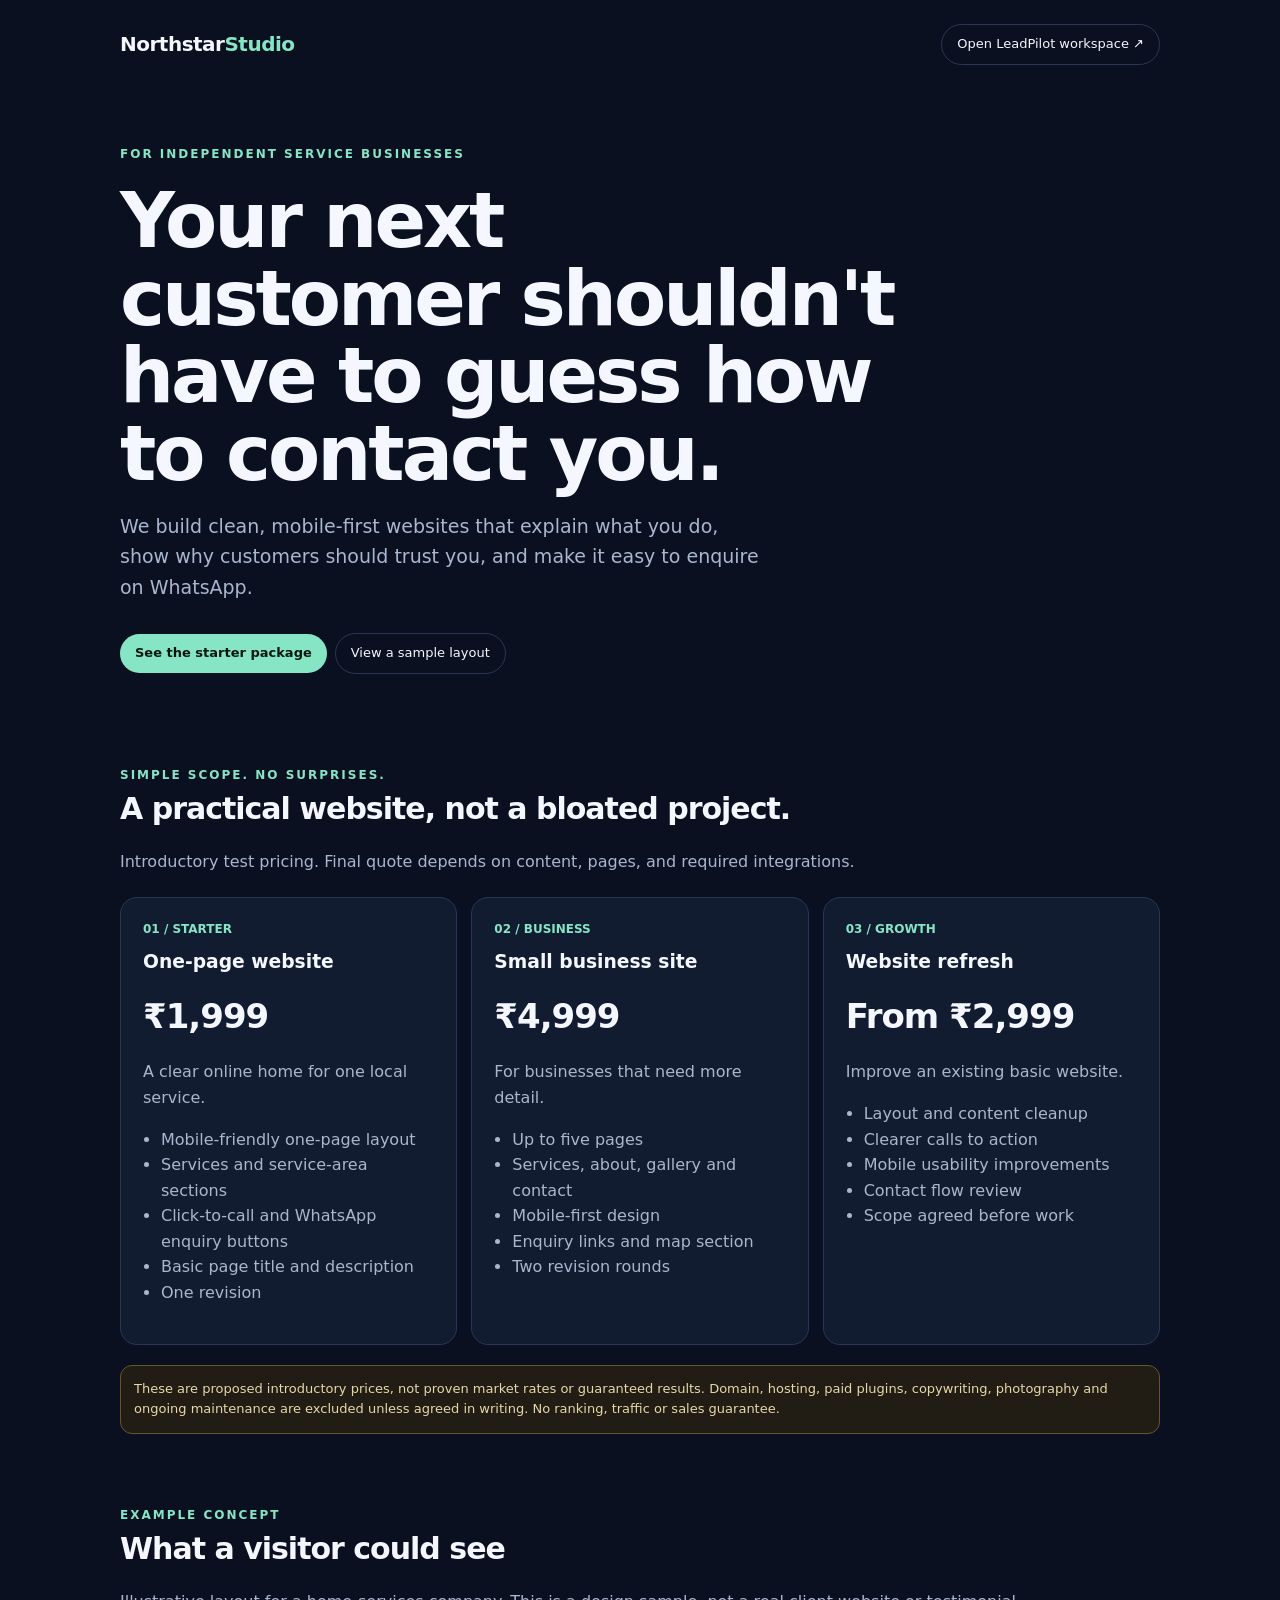
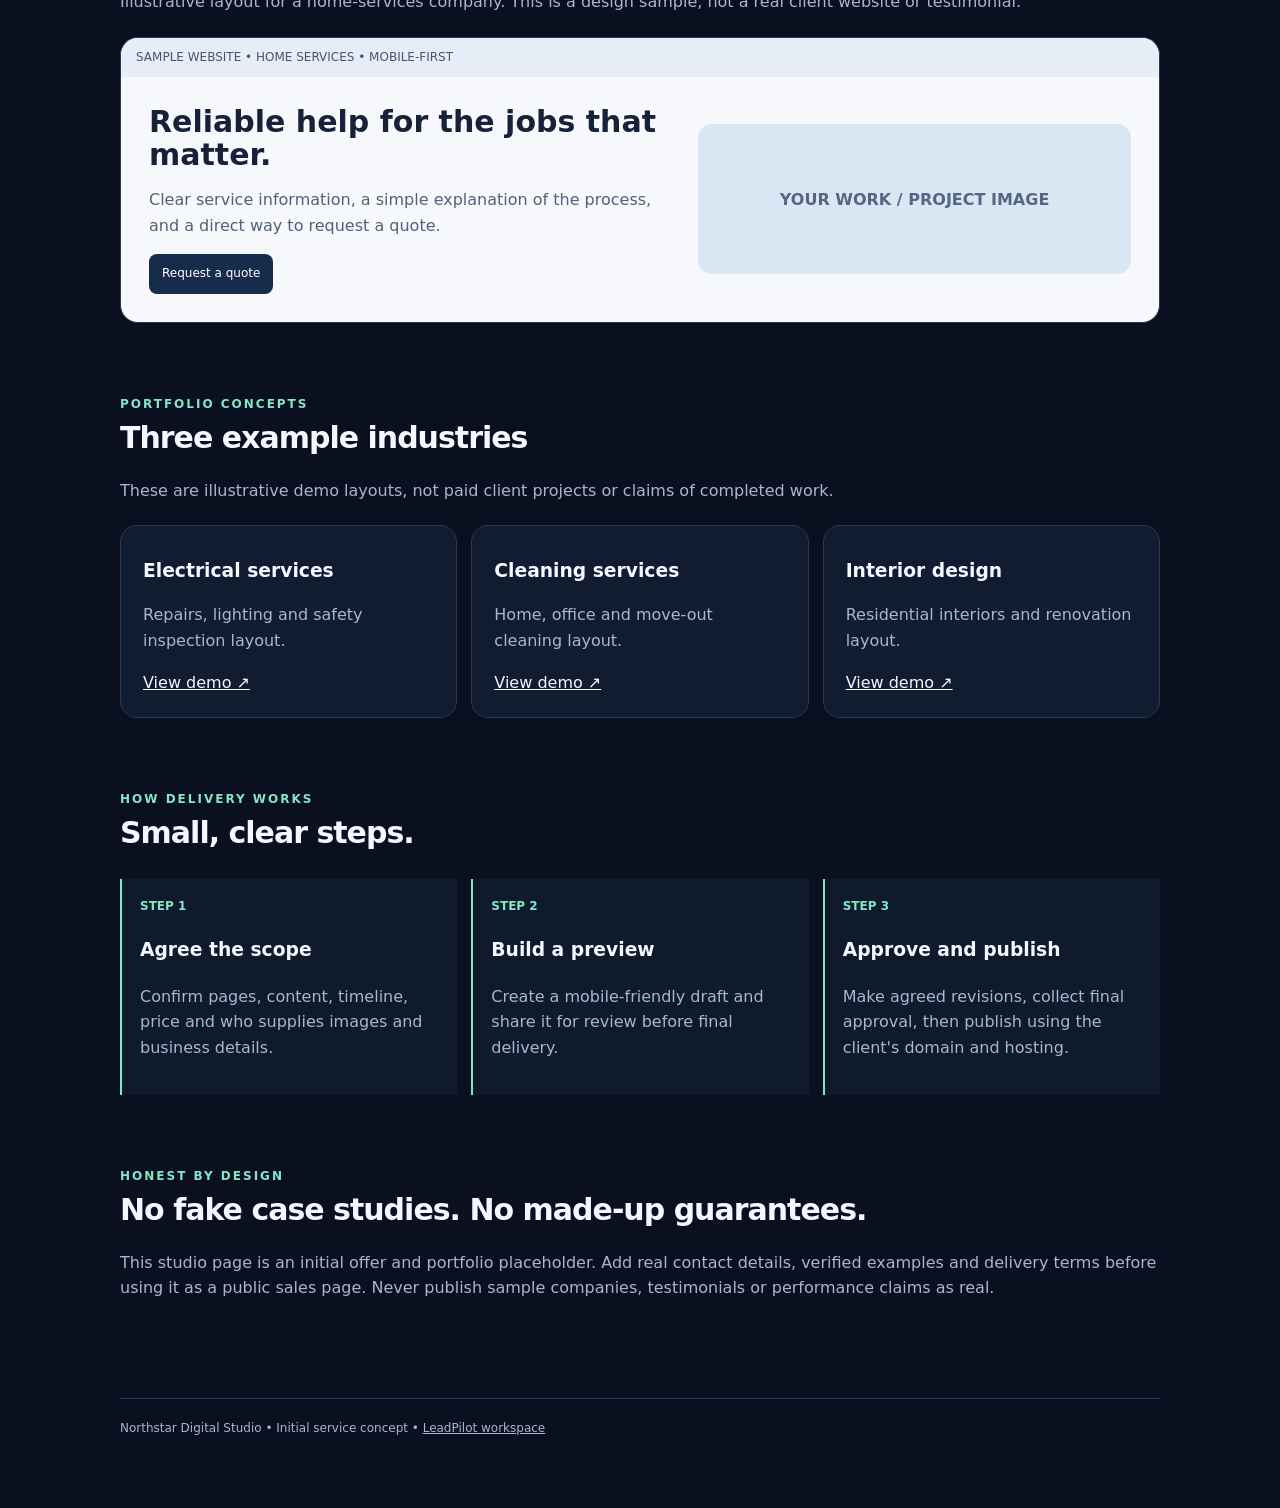
<file: utility-hub/northstar/index.html>
<!doctype html>
<html lang="en">
<head>
<meta charset="utf-8"><meta name="viewport" content="width=device-width,initial-scale=1">
<meta name="description" content="Simple, mobile-first websites for service businesses. Clear pricing, fast delivery, and WhatsApp enquiry setup.">
<title>Northstar Digital Studio — Websites that turn visits into enquiries</title>
<style>
:root{--bg:#0a1020;--panel:#121c31;--line:#283854;--ink:#f4f7ff;--muted:#a9b6ce;--mint:#86e5c5;--blue:#9dbdff}*{box-sizing:border-box}body{margin:0;background:var(--bg);color:var(--ink);font:16px/1.6 system-ui,-apple-system,Segoe UI,sans-serif}a{color:inherit}main{max-width:1080px;margin:auto;padding:24px 20px 70px}.nav{display:flex;justify-content:space-between;align-items:center;gap:16px}.brand{font-weight:850;font-size:20px;letter-spacing:-.5px}.brand span{color:var(--mint)}.nav a,.btn{border:1px solid var(--line);border-radius:999px;padding:9px 15px;text-decoration:none;font-size:13px}.hero{padding:80px 0 56px;max-width:780px}.eyebrow{color:var(--mint);font-size:12px;font-weight:800;letter-spacing:2px;text-transform:uppercase}.hero h1{font-size:clamp(42px,8vw,76px);line-height:1.02;letter-spacing:-3px;margin:18px 0}.hero p{font-size:19px;color:var(--muted);max-width:650px}.btn.primary{display:inline-block;background:var(--mint);color:#071710;border:0;font-weight:800;margin:12px 8px 0 0}.btn.secondary{display:inline-block;margin-top:12px}.section{padding:36px 0}.section h2{font-size:30px;letter-spacing:-1px;margin:0 0 8px}.muted{color:var(--muted)}.grid{display:grid;grid-template-columns:repeat(3,1fr);gap:14px;margin-top:22px}.card{background:var(--panel);border:1px solid var(--line);border-radius:17px;padding:22px}.card h3{margin:8px 0}.num{font-size:12px;color:var(--mint);font-weight:800}.price{font-size:34px;font-weight:850;letter-spacing:-1px;margin:12px 0}.card ul{padding-left:18px;color:var(--muted)}.steps{display:grid;grid-template-columns:repeat(3,1fr);gap:14px;margin-top:22px}.step{padding:18px;border-left:2px solid var(--mint);background:#101a2d}.sample{border:1px solid var(--line);border-radius:18px;overflow:hidden;margin-top:22px;background:#f6f8fc;color:#17223a}.samplebar{background:#e7edf7;padding:10px 15px;font-size:12px;color:#47556e}.samplebody{padding:28px;display:grid;grid-template-columns:1.1fr .9fr;gap:20px;align-items:center}.sample h3{font-size:30px;line-height:1.1;margin:0 0 10px}.sample p{color:#52617a}.samplecta{display:inline-block;background:#172b4c;color:white;border-radius:8px;padding:10px 13px;font-size:12px}.samplebox{background:#dbe6f5;border-radius:14px;min-height:150px;display:grid;place-items:center;color:#536783;font-weight:800}.notice{border:1px solid #65552d;background:#211d14;color:#e8d7a9;border-radius:12px;padding:13px;font-size:13px;margin-top:20px}.footer{border-top:1px solid var(--line);padding-top:20px;color:var(--muted);font-size:12px;margin-top:45px}@media(max-width:720px){.grid,.steps{grid-template-columns:1fr}.hero{padding:58px 0 36px}.samplebody{grid-template-columns:1fr}.hero h1{letter-spacing:-2px}}
</style>
</head>
<body><main>
<nav class="nav"><div class="brand">Northstar<span>Studio</span></div><a href="../index.html">Open LeadPilot workspace ↗</a></nav>
<header class="hero"><div class="eyebrow">For independent service businesses</div><h1>Your next customer shouldn't have to guess how to contact you.</h1><p>We build clean, mobile-first websites that explain what you do, show why customers should trust you, and make it easy to enquire on WhatsApp.</p><a class="btn primary" href="#plans">See the starter package</a><a class="btn secondary" href="#demo">View a sample layout</a></header>
<section class="section" id="plans"><div class="eyebrow">Simple scope. No surprises.</div><h2>A practical website, not a bloated project.</h2><p class="muted">Introductory test pricing. Final quote depends on content, pages, and required integrations.</p>
<div class="grid">
<article class="card"><div class="num">01 / STARTER</div><h3>One-page website</h3><div class="price">₹1,999</div><p class="muted">A clear online home for one local service.</p><ul><li>Mobile-friendly one-page layout</li><li>Services and service-area sections</li><li>Click-to-call and WhatsApp enquiry buttons</li><li>Basic page title and description</li><li>One revision</li></ul></article>
<article class="card"><div class="num">02 / BUSINESS</div><h3>Small business site</h3><div class="price">₹4,999</div><p class="muted">For businesses that need more detail.</p><ul><li>Up to five pages</li><li>Services, about, gallery and contact</li><li>Mobile-first design</li><li>Enquiry links and map section</li><li>Two revision rounds</li></ul></article>
<article class="card"><div class="num">03 / GROWTH</div><h3>Website refresh</h3><div class="price">From ₹2,999</div><p class="muted">Improve an existing basic website.</p><ul><li>Layout and content cleanup</li><li>Clearer calls to action</li><li>Mobile usability improvements</li><li>Contact flow review</li><li>Scope agreed before work</li></ul></article>
</div><div class="notice">These are proposed introductory prices, not proven market rates or guaranteed results. Domain, hosting, paid plugins, copywriting, photography and ongoing maintenance are excluded unless agreed in writing. No ranking, traffic or sales guarantee.</div>
</section>
<section class="section" id="demo"><div class="eyebrow">Example concept</div><h2>What a visitor could see</h2><p class="muted">Illustrative layout for a home-services company. This is a design sample, not a real client website or testimonial.</p>
<div class="sample"><div class="samplebar">SAMPLE WEBSITE • HOME SERVICES • MOBILE-FIRST</div><div class="samplebody"><div><h3>Reliable help for the jobs that matter.</h3><p>Clear service information, a simple explanation of the process, and a direct way to request a quote.</p><span class="samplecta">Request a quote</span></div><div class="samplebox">YOUR WORK / PROJECT IMAGE</div></div></div>
</section>
<section class="section"><div class="eyebrow">Portfolio concepts</div><h2>Three example industries</h2><p class="muted">These are illustrative demo layouts, not paid client projects or claims of completed work.</p><div class="grid"><article class="card"><h3>Electrical services</h3><p class="muted">Repairs, lighting and safety inspection layout.</p><a href="demo-electrician.html">View demo ↗</a></article><article class="card"><h3>Cleaning services</h3><p class="muted">Home, office and move-out cleaning layout.</p><a href="demo-cleaning.html">View demo ↗</a></article><article class="card"><h3>Interior design</h3><p class="muted">Residential interiors and renovation layout.</p><a href="demo-interiors.html">View demo ↗</a></article></div></section>
<section class="section"><div class="eyebrow">How delivery works</div><h2>Small, clear steps.</h2><div class="steps"><div class="step"><div class="num">STEP 1</div><h3>Agree the scope</h3><p class="muted">Confirm pages, content, timeline, price and who supplies images and business details.</p></div><div class="step"><div class="num">STEP 2</div><h3>Build a preview</h3><p class="muted">Create a mobile-friendly draft and share it for review before final delivery.</p></div><div class="step"><div class="num">STEP 3</div><h3>Approve and publish</h3><p class="muted">Make agreed revisions, collect final approval, then publish using the client's domain and hosting.</p></div></div></section>
<section class="section"><div class="eyebrow">Honest by design</div><h2>No fake case studies. No made-up guarantees.</h2><p class="muted">This studio page is an initial offer and portfolio placeholder. Add real contact details, verified examples and delivery terms before using it as a public sales page. Never publish sample companies, testimonials or performance claims as real.</p></section>
<footer class="footer">Northstar Digital Studio • Initial service concept • <a href="../index.html">LeadPilot workspace</a></footer>
</main></body></html>
</file>
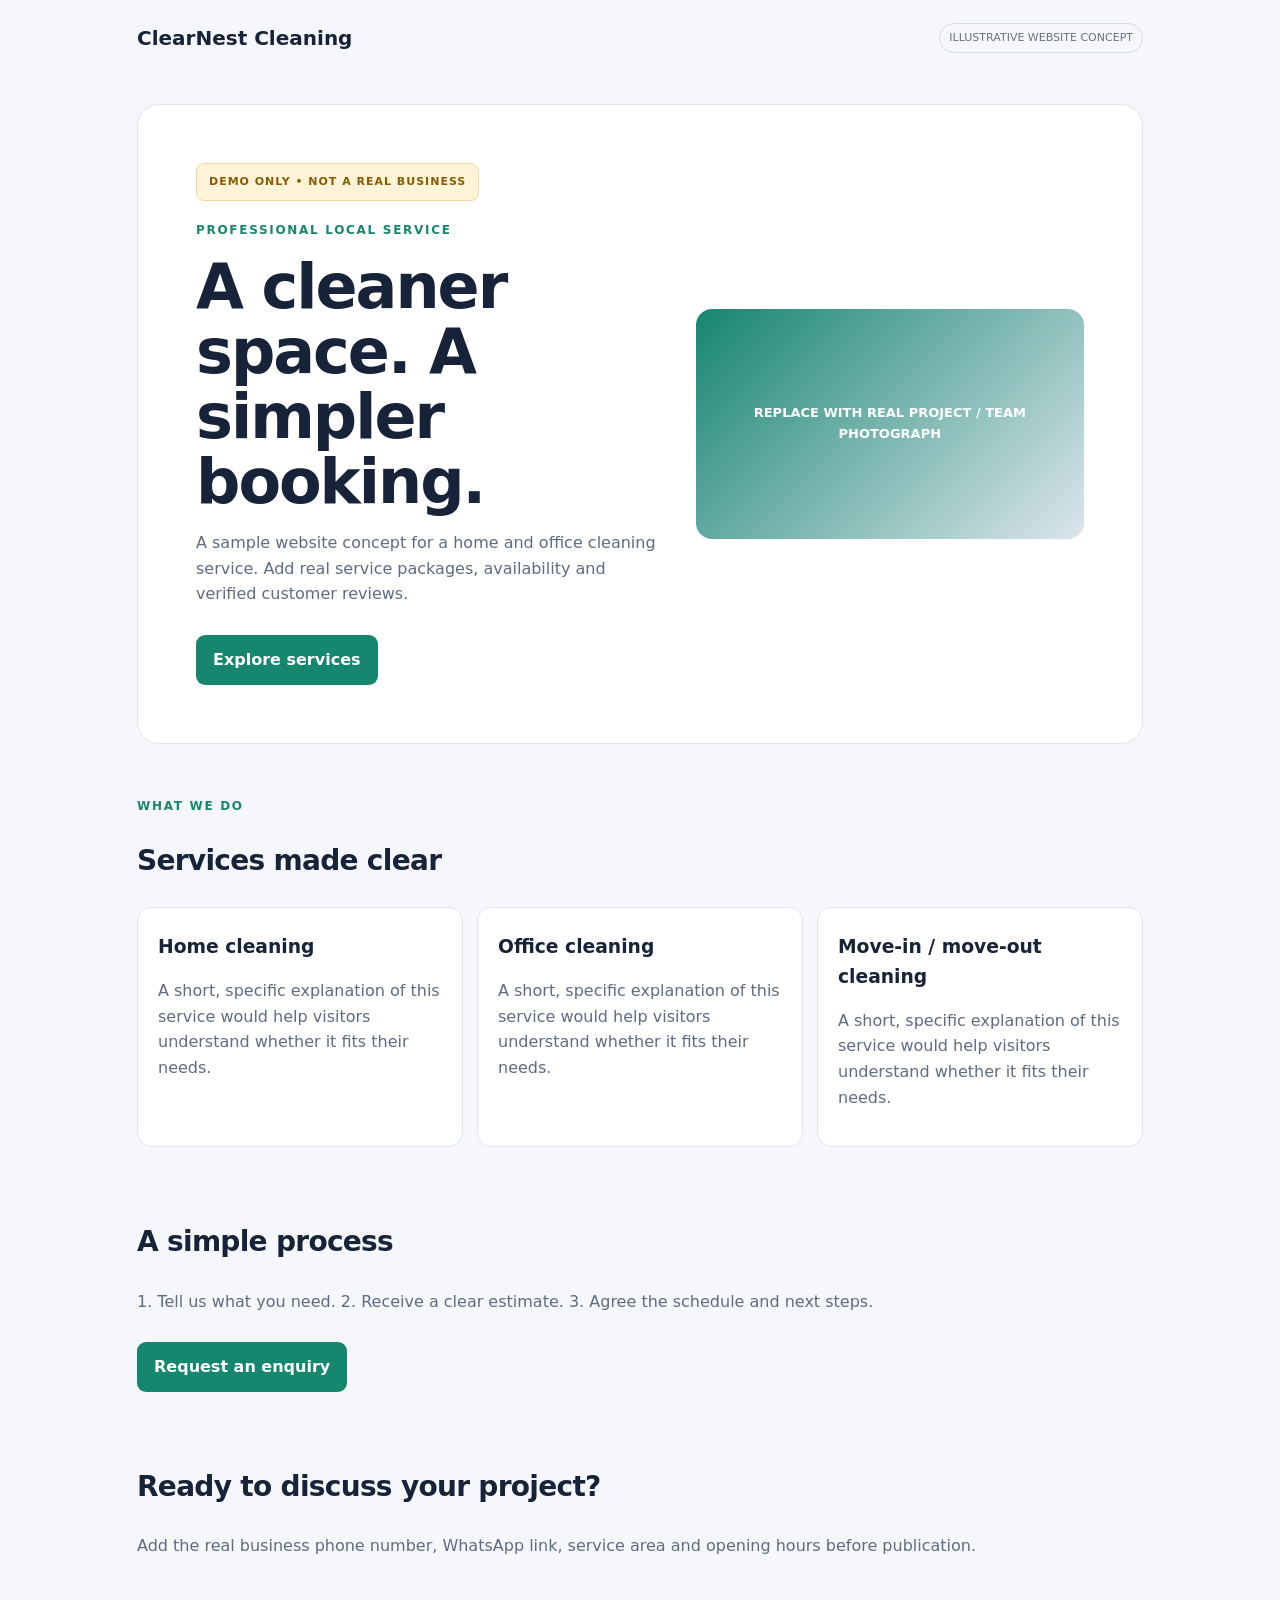
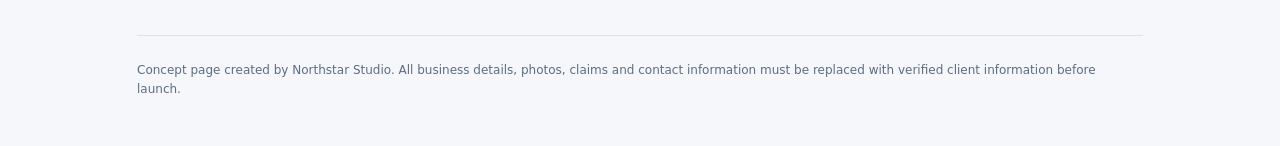
<file: demo-cleaning.html>
<!doctype html>
<html lang="en"><head><meta charset="utf-8"><meta name="viewport" content="width=device-width,initial-scale=1"><meta name="description" content="Illustrative ClearNest Cleaning website demo"><title>ClearNest Cleaning — Website Demo</title>
<style>
:root{--a:#16866f;--ink:#172338;--muted:#5d6c81;--bg:#f5f7fa}*{box-sizing:border-box}body{margin:0;background:var(--bg);color:var(--ink);font:16px/1.6 system-ui,sans-serif}main{max-width:1050px;margin:auto;padding:22px}.nav{display:flex;justify-content:space-between;align-items:center;gap:12px}.brand{font-weight:850;font-size:20px}.tag{font-size:11px;color:#6b7280;border:1px solid #d5dce6;padding:5px 9px;border-radius:30px}.hero{margin:50px 0 28px;background:#fff;border:1px solid #e0e6ee;border-radius:22px;padding:clamp(24px,6vw,58px);display:grid;grid-template-columns:1.1fr .9fr;gap:25px;align-items:center}.eyebrow{font-size:12px;letter-spacing:1.7px;text-transform:uppercase;color:var(--a);font-weight:850}.hero h1{font-size:clamp(35px,6vw,62px);line-height:1.05;letter-spacing:-2px;margin:14px 0}.muted{color:var(--muted)}.btn{display:inline-block;background:var(--a);color:white;text-decoration:none;font-weight:800;padding:12px 17px;border-radius:9px;margin-top:12px}.visual{background:linear-gradient(135deg,var(--a),#dce5ee);border-radius:16px;min-height:230px;display:grid;place-items:center;color:white;font-size:13px;font-weight:800;text-align:center;padding:20px}.section{padding:25px 0}.section h2{font-size:28px;letter-spacing:-.7px}.grid{display:grid;grid-template-columns:repeat(3,1fr);gap:14px}.card{background:white;border:1px solid #e0e6ee;border-radius:14px;padding:20px}.card h3{margin:4px 0}.foot{padding:25px 0;border-top:1px solid #dbe2eb;color:var(--muted);font-size:12px;margin-top:35px}.demo{font-size:11px;font-weight:800;letter-spacing:1px;color:#8a5a00;background:#fff4d8;border:1px solid #f1d99b;padding:9px 12px;border-radius:8px;display:inline-block}@media(max-width:700px){.hero{grid-template-columns:1fr;margin-top:28px}.grid{grid-template-columns:1fr}}
</style></head><body><main>
<nav class="nav"><div class="brand">ClearNest Cleaning</div><span class="tag">ILLUSTRATIVE WEBSITE CONCEPT</span></nav>
<header class="hero"><div><span class="demo">DEMO ONLY • NOT A REAL BUSINESS</span><div class="eyebrow" style="margin-top:20px">Professional local service</div><h1>A cleaner space. A simpler booking.</h1><p class="muted">A sample website concept for a home and office cleaning service. Add real service packages, availability and verified customer reviews.</p><a class="btn" href="#services">Explore services</a></div><div class="visual">REPLACE WITH REAL PROJECT / TEAM PHOTOGRAPH</div></header>
<section class="section" id="services"><div class="eyebrow">What we do</div><h2>Services made clear</h2><div class="grid"><article class="card"><h3>Home cleaning</h3><p class="muted">A short, specific explanation of this service would help visitors understand whether it fits their needs.</p></article><article class="card"><h3>Office cleaning</h3><p class="muted">A short, specific explanation of this service would help visitors understand whether it fits their needs.</p></article><article class="card"><h3>Move-in / move-out cleaning</h3><p class="muted">A short, specific explanation of this service would help visitors understand whether it fits their needs.</p></article></div></section>
<section class="section"><h2>A simple process</h2><p class="muted">1. Tell us what you need. 2. Receive a clear estimate. 3. Agree the schedule and next steps.</p><a class="btn" href="#contact">Request an enquiry</a></section>
<section class="section" id="contact"><h2>Ready to discuss your project?</h2><p class="muted">Add the real business phone number, WhatsApp link, service area and opening hours before publication.</p></section>
<footer class="foot">Concept page created by Northstar Studio. All business details, photos, claims and contact information must be replaced with verified client information before launch.</footer>
</main></body></html>
</file>
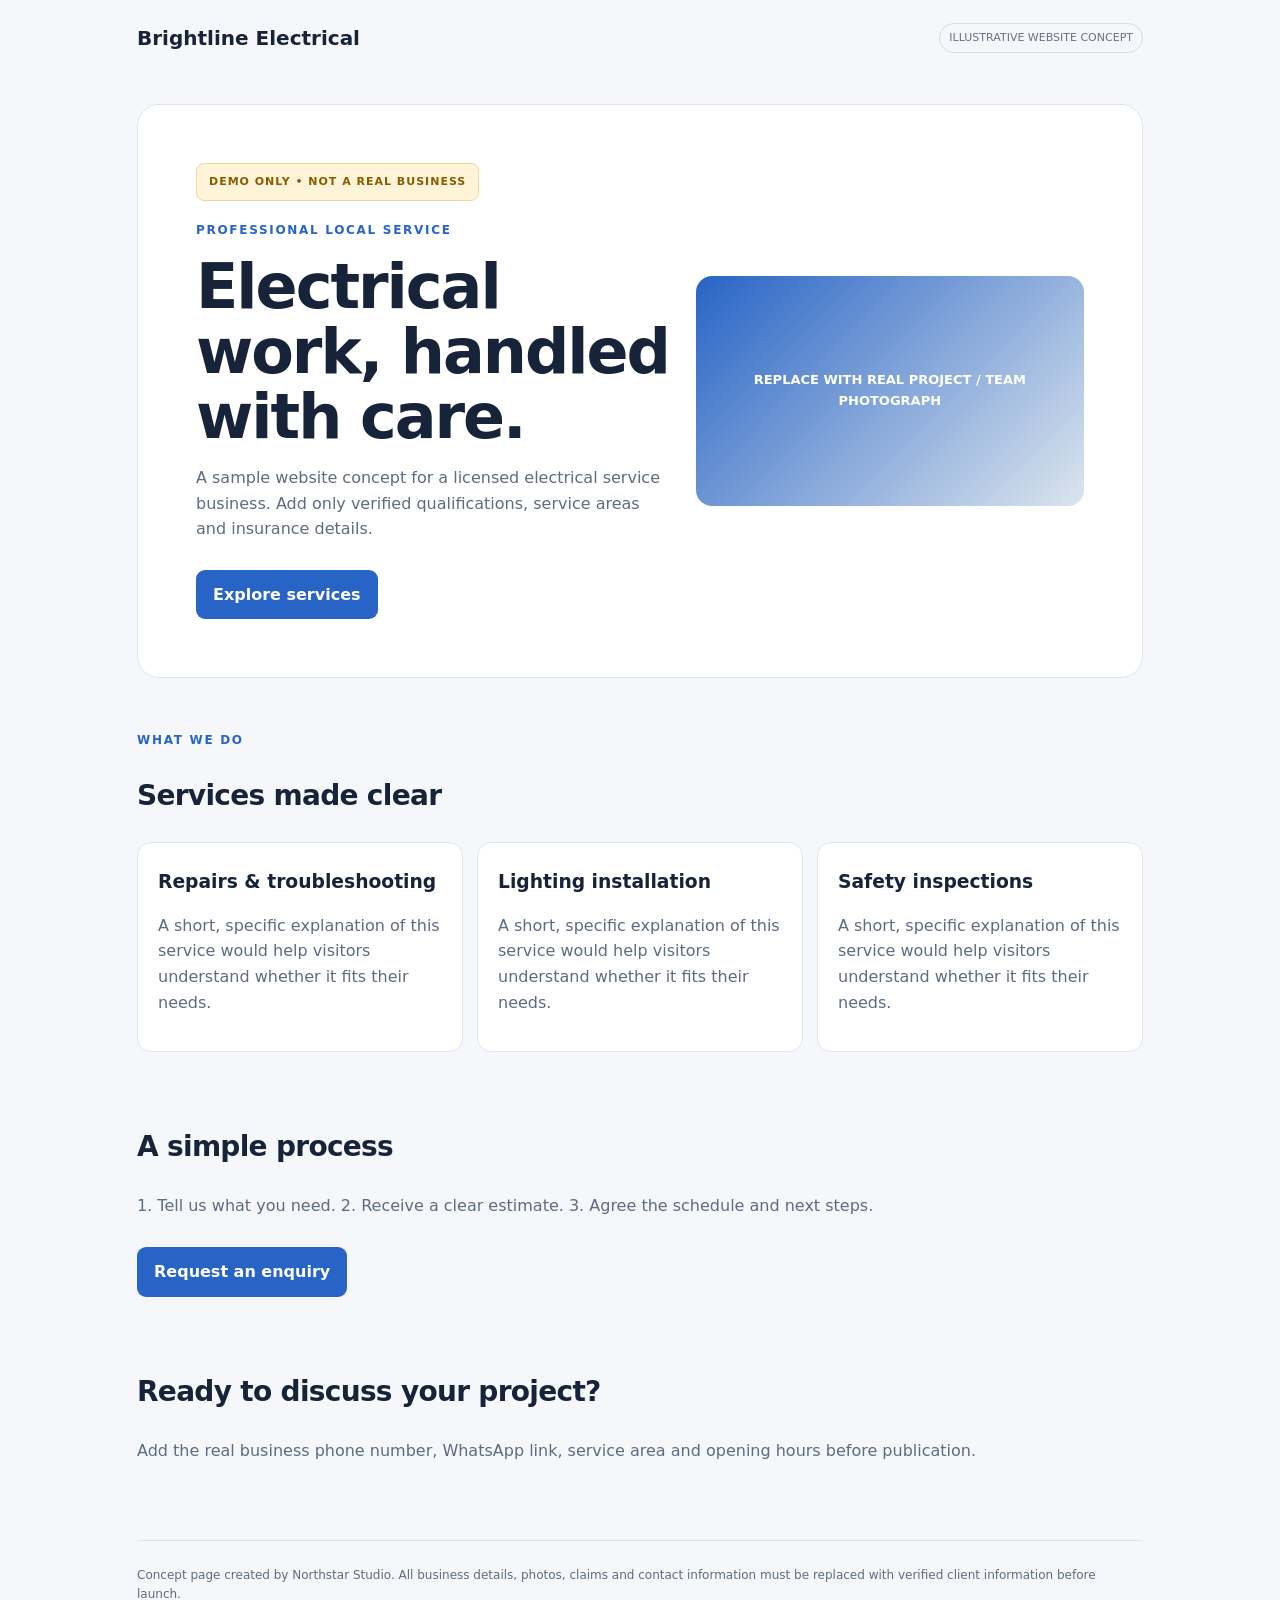
<file: demo-electrician.html>
<!doctype html>
<html lang="en"><head><meta charset="utf-8"><meta name="viewport" content="width=device-width,initial-scale=1"><meta name="description" content="Illustrative Brightline Electrical website demo"><title>Brightline Electrical — Website Demo</title>
<style>
:root{--a:#2864c5;--ink:#172338;--muted:#5d6c81;--bg:#f5f7fa}*{box-sizing:border-box}body{margin:0;background:var(--bg);color:var(--ink);font:16px/1.6 system-ui,sans-serif}main{max-width:1050px;margin:auto;padding:22px}.nav{display:flex;justify-content:space-between;align-items:center;gap:12px}.brand{font-weight:850;font-size:20px}.tag{font-size:11px;color:#6b7280;border:1px solid #d5dce6;padding:5px 9px;border-radius:30px}.hero{margin:50px 0 28px;background:#fff;border:1px solid #e0e6ee;border-radius:22px;padding:clamp(24px,6vw,58px);display:grid;grid-template-columns:1.1fr .9fr;gap:25px;align-items:center}.eyebrow{font-size:12px;letter-spacing:1.7px;text-transform:uppercase;color:var(--a);font-weight:850}.hero h1{font-size:clamp(35px,6vw,62px);line-height:1.05;letter-spacing:-2px;margin:14px 0}.muted{color:var(--muted)}.btn{display:inline-block;background:var(--a);color:white;text-decoration:none;font-weight:800;padding:12px 17px;border-radius:9px;margin-top:12px}.visual{background:linear-gradient(135deg,var(--a),#dce5ee);border-radius:16px;min-height:230px;display:grid;place-items:center;color:white;font-size:13px;font-weight:800;text-align:center;padding:20px}.section{padding:25px 0}.section h2{font-size:28px;letter-spacing:-.7px}.grid{display:grid;grid-template-columns:repeat(3,1fr);gap:14px}.card{background:white;border:1px solid #e0e6ee;border-radius:14px;padding:20px}.card h3{margin:4px 0}.foot{padding:25px 0;border-top:1px solid #dbe2eb;color:var(--muted);font-size:12px;margin-top:35px}.demo{font-size:11px;font-weight:800;letter-spacing:1px;color:#8a5a00;background:#fff4d8;border:1px solid #f1d99b;padding:9px 12px;border-radius:8px;display:inline-block}@media(max-width:700px){.hero{grid-template-columns:1fr;margin-top:28px}.grid{grid-template-columns:1fr}}
</style></head><body><main>
<nav class="nav"><div class="brand">Brightline Electrical</div><span class="tag">ILLUSTRATIVE WEBSITE CONCEPT</span></nav>
<header class="hero"><div><span class="demo">DEMO ONLY • NOT A REAL BUSINESS</span><div class="eyebrow" style="margin-top:20px">Professional local service</div><h1>Electrical work, handled with care.</h1><p class="muted">A sample website concept for a licensed electrical service business. Add only verified qualifications, service areas and insurance details.</p><a class="btn" href="#services">Explore services</a></div><div class="visual">REPLACE WITH REAL PROJECT / TEAM PHOTOGRAPH</div></header>
<section class="section" id="services"><div class="eyebrow">What we do</div><h2>Services made clear</h2><div class="grid"><article class="card"><h3>Repairs & troubleshooting</h3><p class="muted">A short, specific explanation of this service would help visitors understand whether it fits their needs.</p></article><article class="card"><h3>Lighting installation</h3><p class="muted">A short, specific explanation of this service would help visitors understand whether it fits their needs.</p></article><article class="card"><h3>Safety inspections</h3><p class="muted">A short, specific explanation of this service would help visitors understand whether it fits their needs.</p></article></div></section>
<section class="section"><h2>A simple process</h2><p class="muted">1. Tell us what you need. 2. Receive a clear estimate. 3. Agree the schedule and next steps.</p><a class="btn" href="#contact">Request an enquiry</a></section>
<section class="section" id="contact"><h2>Ready to discuss your project?</h2><p class="muted">Add the real business phone number, WhatsApp link, service area and opening hours before publication.</p></section>
<footer class="foot">Concept page created by Northstar Studio. All business details, photos, claims and contact information must be replaced with verified client information before launch.</footer>
</main></body></html>
</file>
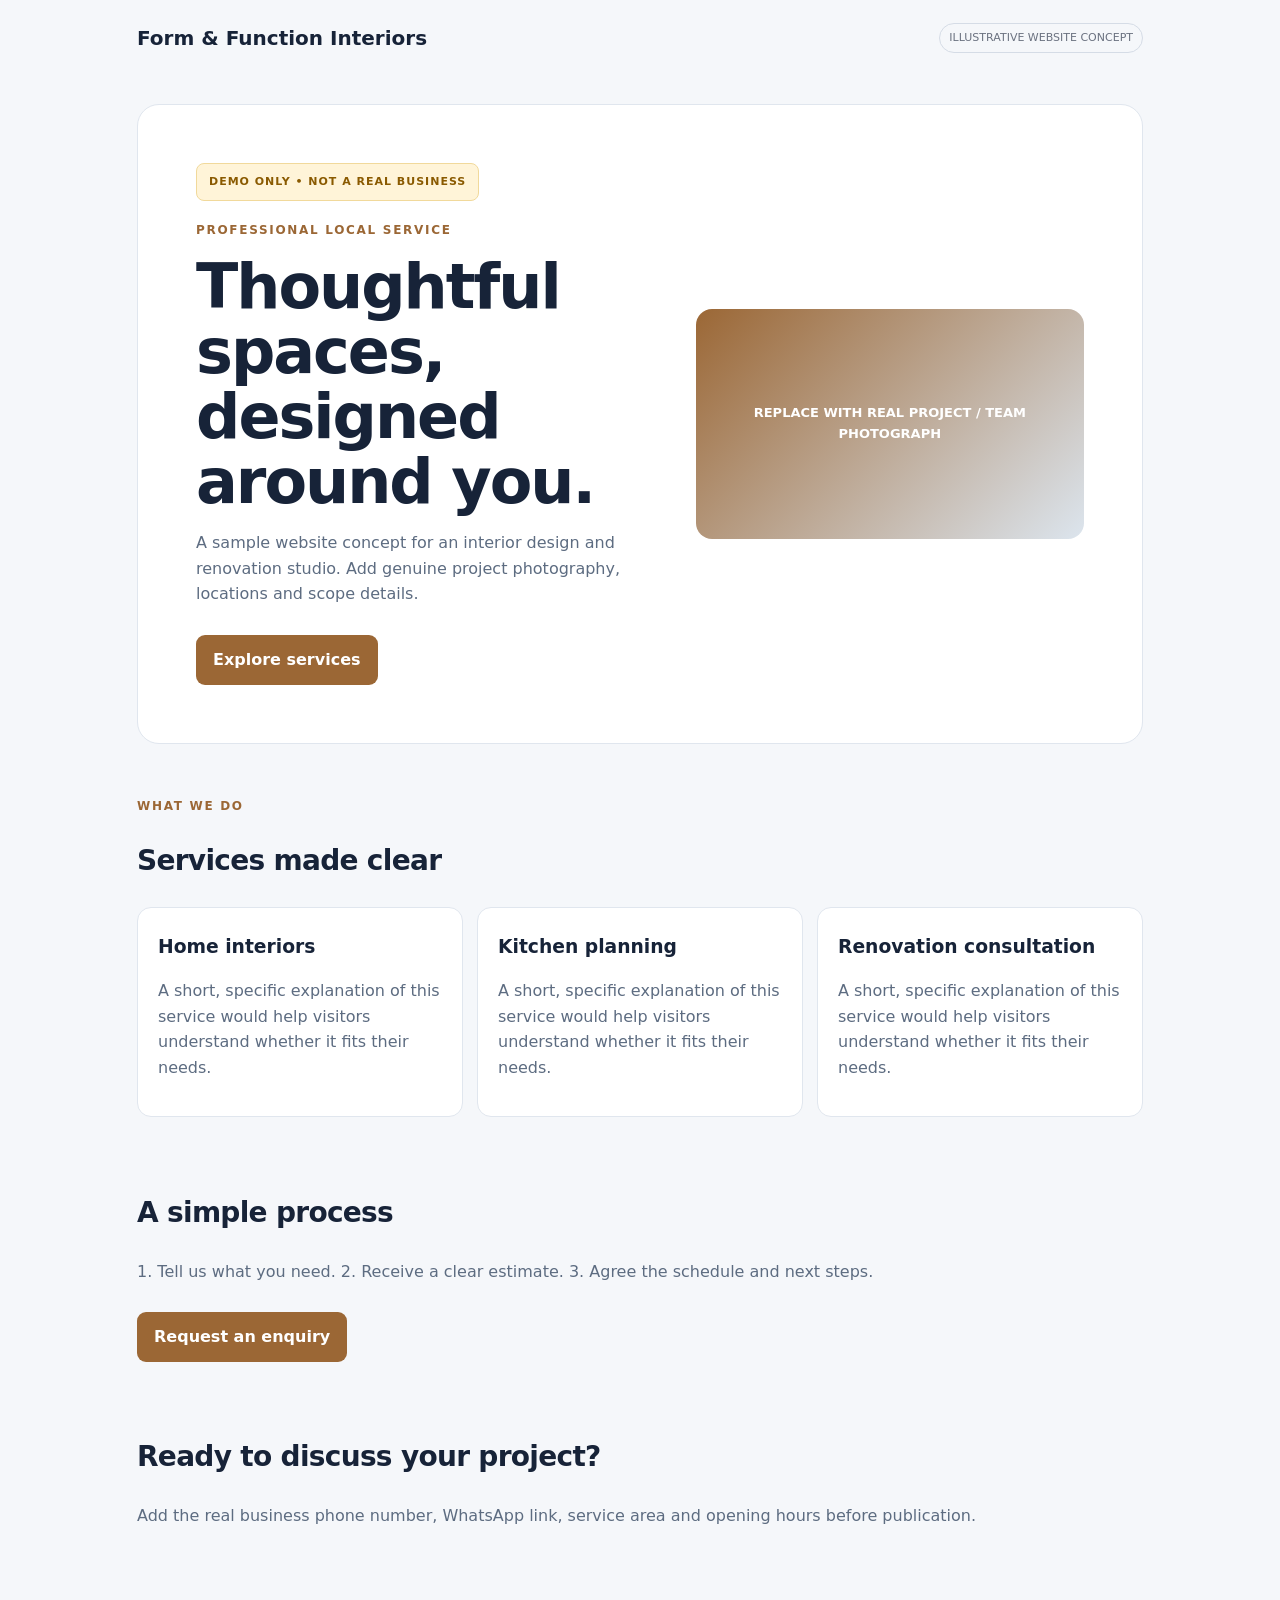
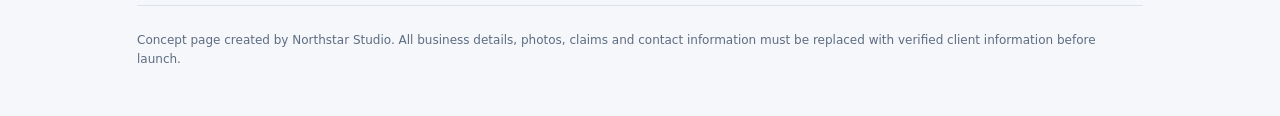
<file: demo-interiors.html>
<!doctype html>
<html lang="en"><head><meta charset="utf-8"><meta name="viewport" content="width=device-width,initial-scale=1"><meta name="description" content="Illustrative Form & Function Interiors website demo"><title>Form & Function Interiors — Website Demo</title>
<style>
:root{--a:#9b6735;--ink:#172338;--muted:#5d6c81;--bg:#f5f7fa}*{box-sizing:border-box}body{margin:0;background:var(--bg);color:var(--ink);font:16px/1.6 system-ui,sans-serif}main{max-width:1050px;margin:auto;padding:22px}.nav{display:flex;justify-content:space-between;align-items:center;gap:12px}.brand{font-weight:850;font-size:20px}.tag{font-size:11px;color:#6b7280;border:1px solid #d5dce6;padding:5px 9px;border-radius:30px}.hero{margin:50px 0 28px;background:#fff;border:1px solid #e0e6ee;border-radius:22px;padding:clamp(24px,6vw,58px);display:grid;grid-template-columns:1.1fr .9fr;gap:25px;align-items:center}.eyebrow{font-size:12px;letter-spacing:1.7px;text-transform:uppercase;color:var(--a);font-weight:850}.hero h1{font-size:clamp(35px,6vw,62px);line-height:1.05;letter-spacing:-2px;margin:14px 0}.muted{color:var(--muted)}.btn{display:inline-block;background:var(--a);color:white;text-decoration:none;font-weight:800;padding:12px 17px;border-radius:9px;margin-top:12px}.visual{background:linear-gradient(135deg,var(--a),#dce5ee);border-radius:16px;min-height:230px;display:grid;place-items:center;color:white;font-size:13px;font-weight:800;text-align:center;padding:20px}.section{padding:25px 0}.section h2{font-size:28px;letter-spacing:-.7px}.grid{display:grid;grid-template-columns:repeat(3,1fr);gap:14px}.card{background:white;border:1px solid #e0e6ee;border-radius:14px;padding:20px}.card h3{margin:4px 0}.foot{padding:25px 0;border-top:1px solid #dbe2eb;color:var(--muted);font-size:12px;margin-top:35px}.demo{font-size:11px;font-weight:800;letter-spacing:1px;color:#8a5a00;background:#fff4d8;border:1px solid #f1d99b;padding:9px 12px;border-radius:8px;display:inline-block}@media(max-width:700px){.hero{grid-template-columns:1fr;margin-top:28px}.grid{grid-template-columns:1fr}}
</style></head><body><main>
<nav class="nav"><div class="brand">Form & Function Interiors</div><span class="tag">ILLUSTRATIVE WEBSITE CONCEPT</span></nav>
<header class="hero"><div><span class="demo">DEMO ONLY • NOT A REAL BUSINESS</span><div class="eyebrow" style="margin-top:20px">Professional local service</div><h1>Thoughtful spaces, designed around you.</h1><p class="muted">A sample website concept for an interior design and renovation studio. Add genuine project photography, locations and scope details.</p><a class="btn" href="#services">Explore services</a></div><div class="visual">REPLACE WITH REAL PROJECT / TEAM PHOTOGRAPH</div></header>
<section class="section" id="services"><div class="eyebrow">What we do</div><h2>Services made clear</h2><div class="grid"><article class="card"><h3>Home interiors</h3><p class="muted">A short, specific explanation of this service would help visitors understand whether it fits their needs.</p></article><article class="card"><h3>Kitchen planning</h3><p class="muted">A short, specific explanation of this service would help visitors understand whether it fits their needs.</p></article><article class="card"><h3>Renovation consultation</h3><p class="muted">A short, specific explanation of this service would help visitors understand whether it fits their needs.</p></article></div></section>
<section class="section"><h2>A simple process</h2><p class="muted">1. Tell us what you need. 2. Receive a clear estimate. 3. Agree the schedule and next steps.</p><a class="btn" href="#contact">Request an enquiry</a></section>
<section class="section" id="contact"><h2>Ready to discuss your project?</h2><p class="muted">Add the real business phone number, WhatsApp link, service area and opening hours before publication.</p></section>
<footer class="foot">Concept page created by Northstar Studio. All business details, photos, claims and contact information must be replaced with verified client information before launch.</footer>
</main></body></html>
</file>
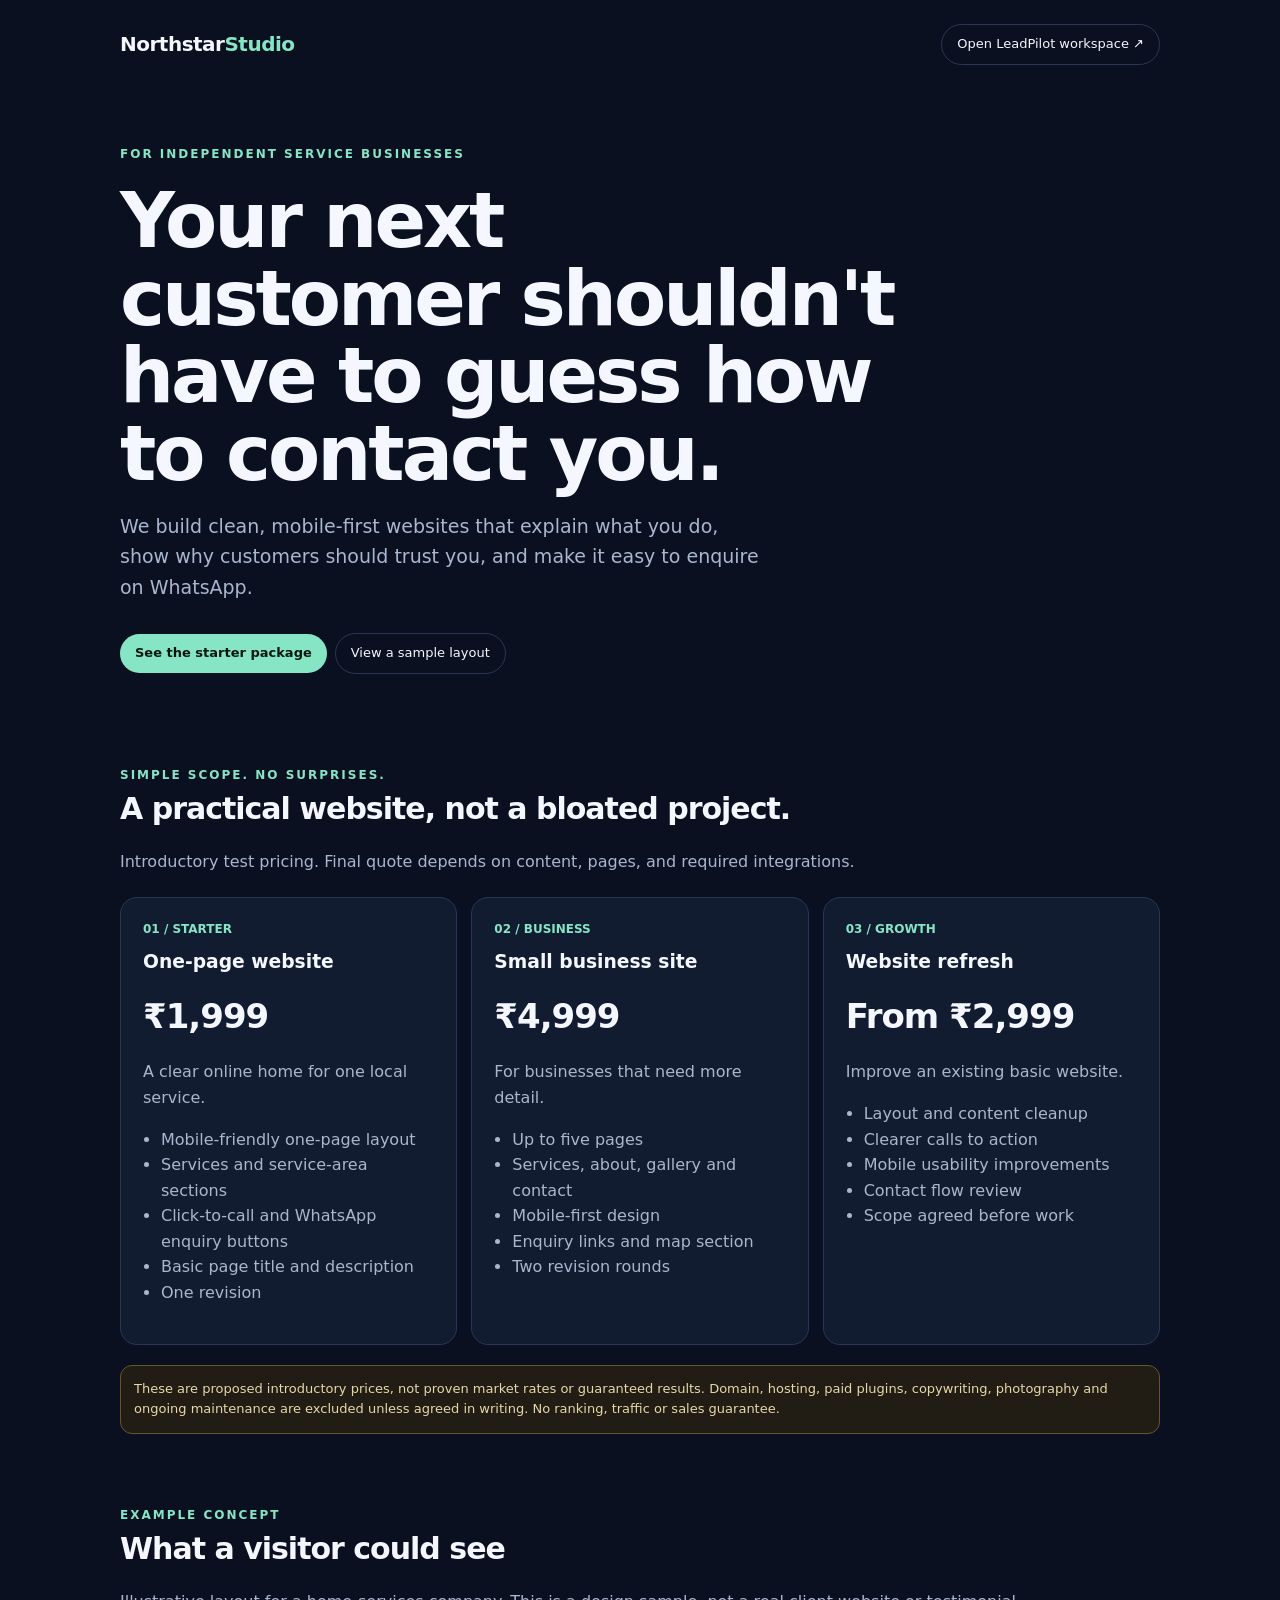
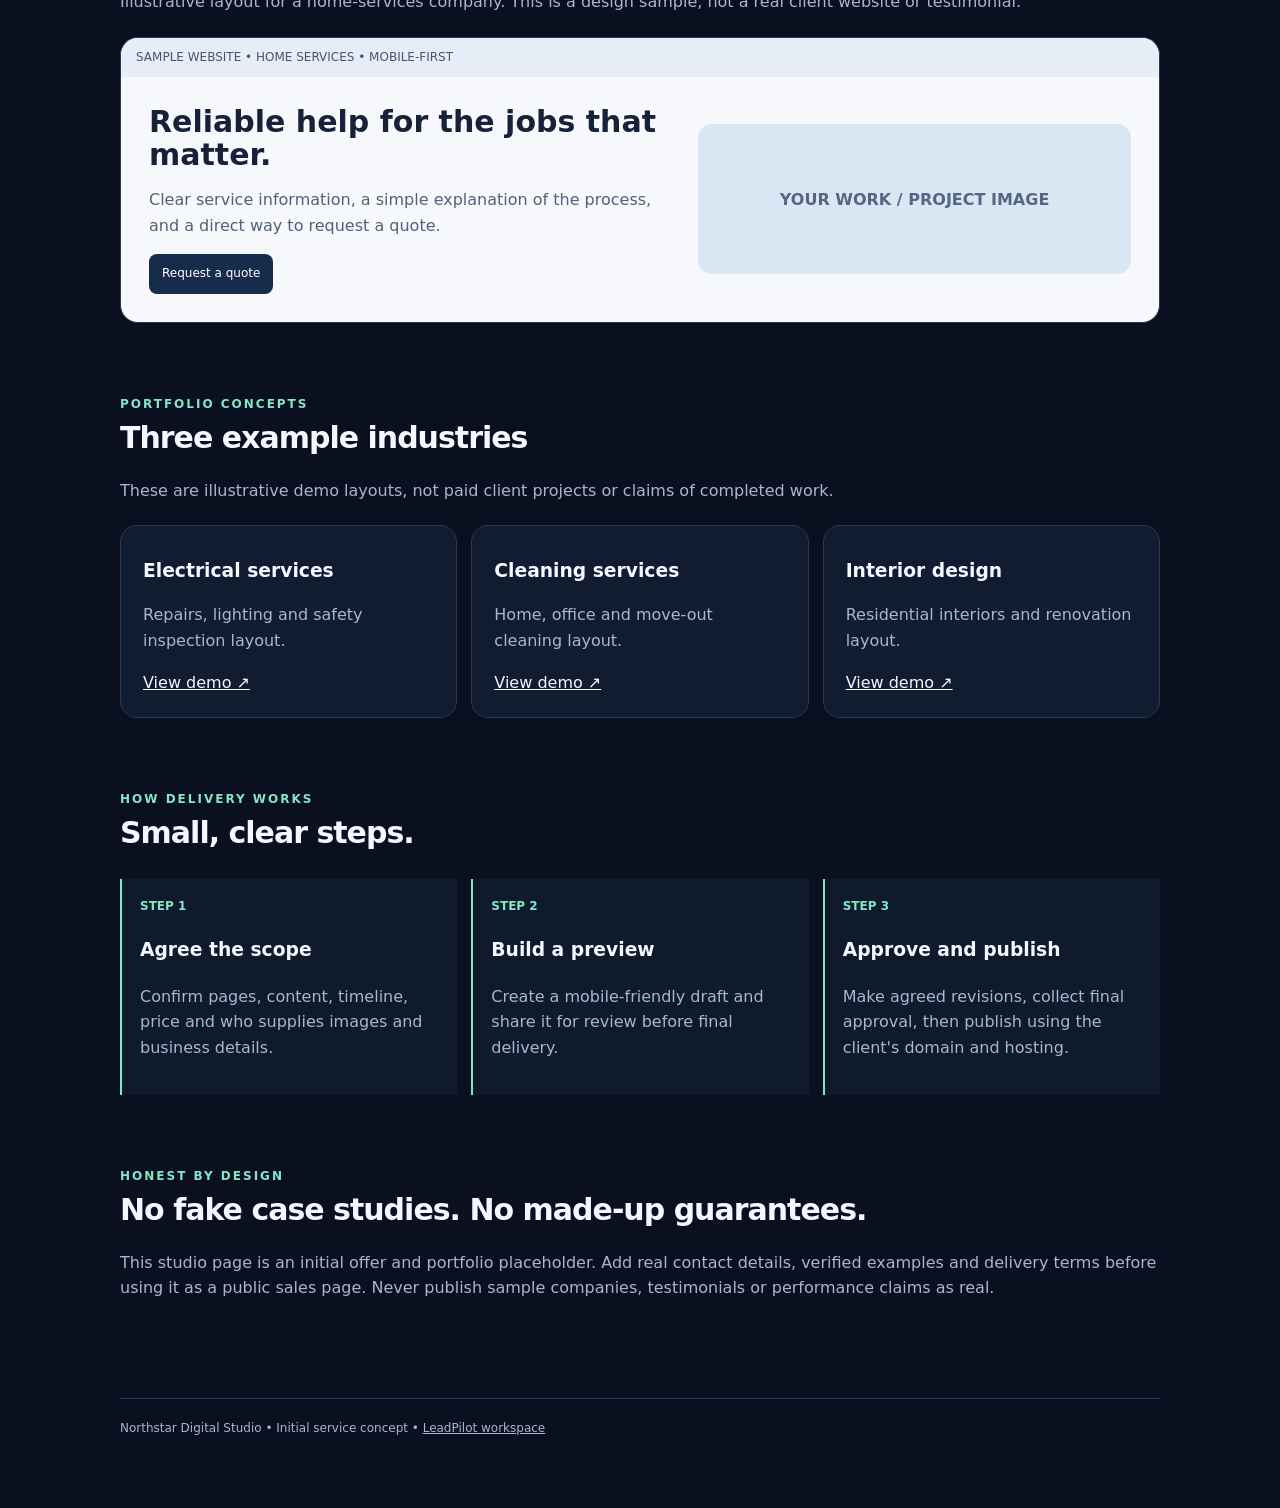
<file: studio.html>
<!doctype html>
<html lang="en">
<head>
<meta charset="utf-8"><meta name="viewport" content="width=device-width,initial-scale=1">
<meta name="description" content="Simple, mobile-first websites for service businesses. Clear pricing, fast delivery, and WhatsApp enquiry setup.">
<title>Northstar Digital Studio — Websites that turn visits into enquiries</title>
<style>
:root{--bg:#0a1020;--panel:#121c31;--line:#283854;--ink:#f4f7ff;--muted:#a9b6ce;--mint:#86e5c5;--blue:#9dbdff}*{box-sizing:border-box}body{margin:0;background:var(--bg);color:var(--ink);font:16px/1.6 system-ui,-apple-system,Segoe UI,sans-serif}a{color:inherit}main{max-width:1080px;margin:auto;padding:24px 20px 70px}.nav{display:flex;justify-content:space-between;align-items:center;gap:16px}.brand{font-weight:850;font-size:20px;letter-spacing:-.5px}.brand span{color:var(--mint)}.nav a,.btn{border:1px solid var(--line);border-radius:999px;padding:9px 15px;text-decoration:none;font-size:13px}.hero{padding:80px 0 56px;max-width:780px}.eyebrow{color:var(--mint);font-size:12px;font-weight:800;letter-spacing:2px;text-transform:uppercase}.hero h1{font-size:clamp(42px,8vw,76px);line-height:1.02;letter-spacing:-3px;margin:18px 0}.hero p{font-size:19px;color:var(--muted);max-width:650px}.btn.primary{display:inline-block;background:var(--mint);color:#071710;border:0;font-weight:800;margin:12px 8px 0 0}.btn.secondary{display:inline-block;margin-top:12px}.section{padding:36px 0}.section h2{font-size:30px;letter-spacing:-1px;margin:0 0 8px}.muted{color:var(--muted)}.grid{display:grid;grid-template-columns:repeat(3,1fr);gap:14px;margin-top:22px}.card{background:var(--panel);border:1px solid var(--line);border-radius:17px;padding:22px}.card h3{margin:8px 0}.num{font-size:12px;color:var(--mint);font-weight:800}.price{font-size:34px;font-weight:850;letter-spacing:-1px;margin:12px 0}.card ul{padding-left:18px;color:var(--muted)}.steps{display:grid;grid-template-columns:repeat(3,1fr);gap:14px;margin-top:22px}.step{padding:18px;border-left:2px solid var(--mint);background:#101a2d}.sample{border:1px solid var(--line);border-radius:18px;overflow:hidden;margin-top:22px;background:#f6f8fc;color:#17223a}.samplebar{background:#e7edf7;padding:10px 15px;font-size:12px;color:#47556e}.samplebody{padding:28px;display:grid;grid-template-columns:1.1fr .9fr;gap:20px;align-items:center}.sample h3{font-size:30px;line-height:1.1;margin:0 0 10px}.sample p{color:#52617a}.samplecta{display:inline-block;background:#172b4c;color:white;border-radius:8px;padding:10px 13px;font-size:12px}.samplebox{background:#dbe6f5;border-radius:14px;min-height:150px;display:grid;place-items:center;color:#536783;font-weight:800}.notice{border:1px solid #65552d;background:#211d14;color:#e8d7a9;border-radius:12px;padding:13px;font-size:13px;margin-top:20px}.footer{border-top:1px solid var(--line);padding-top:20px;color:var(--muted);font-size:12px;margin-top:45px}@media(max-width:720px){.grid,.steps{grid-template-columns:1fr}.hero{padding:58px 0 36px}.samplebody{grid-template-columns:1fr}.hero h1{letter-spacing:-2px}}
</style>
</head>
<body><main>
<nav class="nav"><div class="brand">Northstar<span>Studio</span></div><a href="index.html">Open LeadPilot workspace ↗</a></nav>
<header class="hero"><div class="eyebrow">For independent service businesses</div><h1>Your next customer shouldn't have to guess how to contact you.</h1><p>We build clean, mobile-first websites that explain what you do, show why customers should trust you, and make it easy to enquire on WhatsApp.</p><a class="btn primary" href="#plans">See the starter package</a><a class="btn secondary" href="#demo">View a sample layout</a></header>
<section class="section" id="plans"><div class="eyebrow">Simple scope. No surprises.</div><h2>A practical website, not a bloated project.</h2><p class="muted">Introductory test pricing. Final quote depends on content, pages, and required integrations.</p>
<div class="grid">
<article class="card"><div class="num">01 / STARTER</div><h3>One-page website</h3><div class="price">₹1,999</div><p class="muted">A clear online home for one local service.</p><ul><li>Mobile-friendly one-page layout</li><li>Services and service-area sections</li><li>Click-to-call and WhatsApp enquiry buttons</li><li>Basic page title and description</li><li>One revision</li></ul></article>
<article class="card"><div class="num">02 / BUSINESS</div><h3>Small business site</h3><div class="price">₹4,999</div><p class="muted">For businesses that need more detail.</p><ul><li>Up to five pages</li><li>Services, about, gallery and contact</li><li>Mobile-first design</li><li>Enquiry links and map section</li><li>Two revision rounds</li></ul></article>
<article class="card"><div class="num">03 / GROWTH</div><h3>Website refresh</h3><div class="price">From ₹2,999</div><p class="muted">Improve an existing basic website.</p><ul><li>Layout and content cleanup</li><li>Clearer calls to action</li><li>Mobile usability improvements</li><li>Contact flow review</li><li>Scope agreed before work</li></ul></article>
</div><div class="notice">These are proposed introductory prices, not proven market rates or guaranteed results. Domain, hosting, paid plugins, copywriting, photography and ongoing maintenance are excluded unless agreed in writing. No ranking, traffic or sales guarantee.</div>
</section>
<section class="section" id="demo"><div class="eyebrow">Example concept</div><h2>What a visitor could see</h2><p class="muted">Illustrative layout for a home-services company. This is a design sample, not a real client website or testimonial.</p>
<div class="sample"><div class="samplebar">SAMPLE WEBSITE • HOME SERVICES • MOBILE-FIRST</div><div class="samplebody"><div><h3>Reliable help for the jobs that matter.</h3><p>Clear service information, a simple explanation of the process, and a direct way to request a quote.</p><span class="samplecta">Request a quote</span></div><div class="samplebox">YOUR WORK / PROJECT IMAGE</div></div></div>
</section>
<section class="section"><div class="eyebrow">Portfolio concepts</div><h2>Three example industries</h2><p class="muted">These are illustrative demo layouts, not paid client projects or claims of completed work.</p><div class="grid"><article class="card"><h3>Electrical services</h3><p class="muted">Repairs, lighting and safety inspection layout.</p><a href="demo-electrician.html">View demo ↗</a></article><article class="card"><h3>Cleaning services</h3><p class="muted">Home, office and move-out cleaning layout.</p><a href="demo-cleaning.html">View demo ↗</a></article><article class="card"><h3>Interior design</h3><p class="muted">Residential interiors and renovation layout.</p><a href="demo-interiors.html">View demo ↗</a></article></div></section>
<section class="section"><div class="eyebrow">How delivery works</div><h2>Small, clear steps.</h2><div class="steps"><div class="step"><div class="num">STEP 1</div><h3>Agree the scope</h3><p class="muted">Confirm pages, content, timeline, price and who supplies images and business details.</p></div><div class="step"><div class="num">STEP 2</div><h3>Build a preview</h3><p class="muted">Create a mobile-friendly draft and share it for review before final delivery.</p></div><div class="step"><div class="num">STEP 3</div><h3>Approve and publish</h3><p class="muted">Make agreed revisions, collect final approval, then publish using the client's domain and hosting.</p></div></div></section>
<section class="section"><div class="eyebrow">Honest by design</div><h2>No fake case studies. No made-up guarantees.</h2><p class="muted">This studio page is an initial offer and portfolio placeholder. Add real contact details, verified examples and delivery terms before using it as a public sales page. Never publish sample companies, testimonials or performance claims as real.</p></section>
<footer class="footer">Northstar Digital Studio • Initial service concept • <a href="index.html">LeadPilot workspace</a></footer>
</main></body></html>
</file>
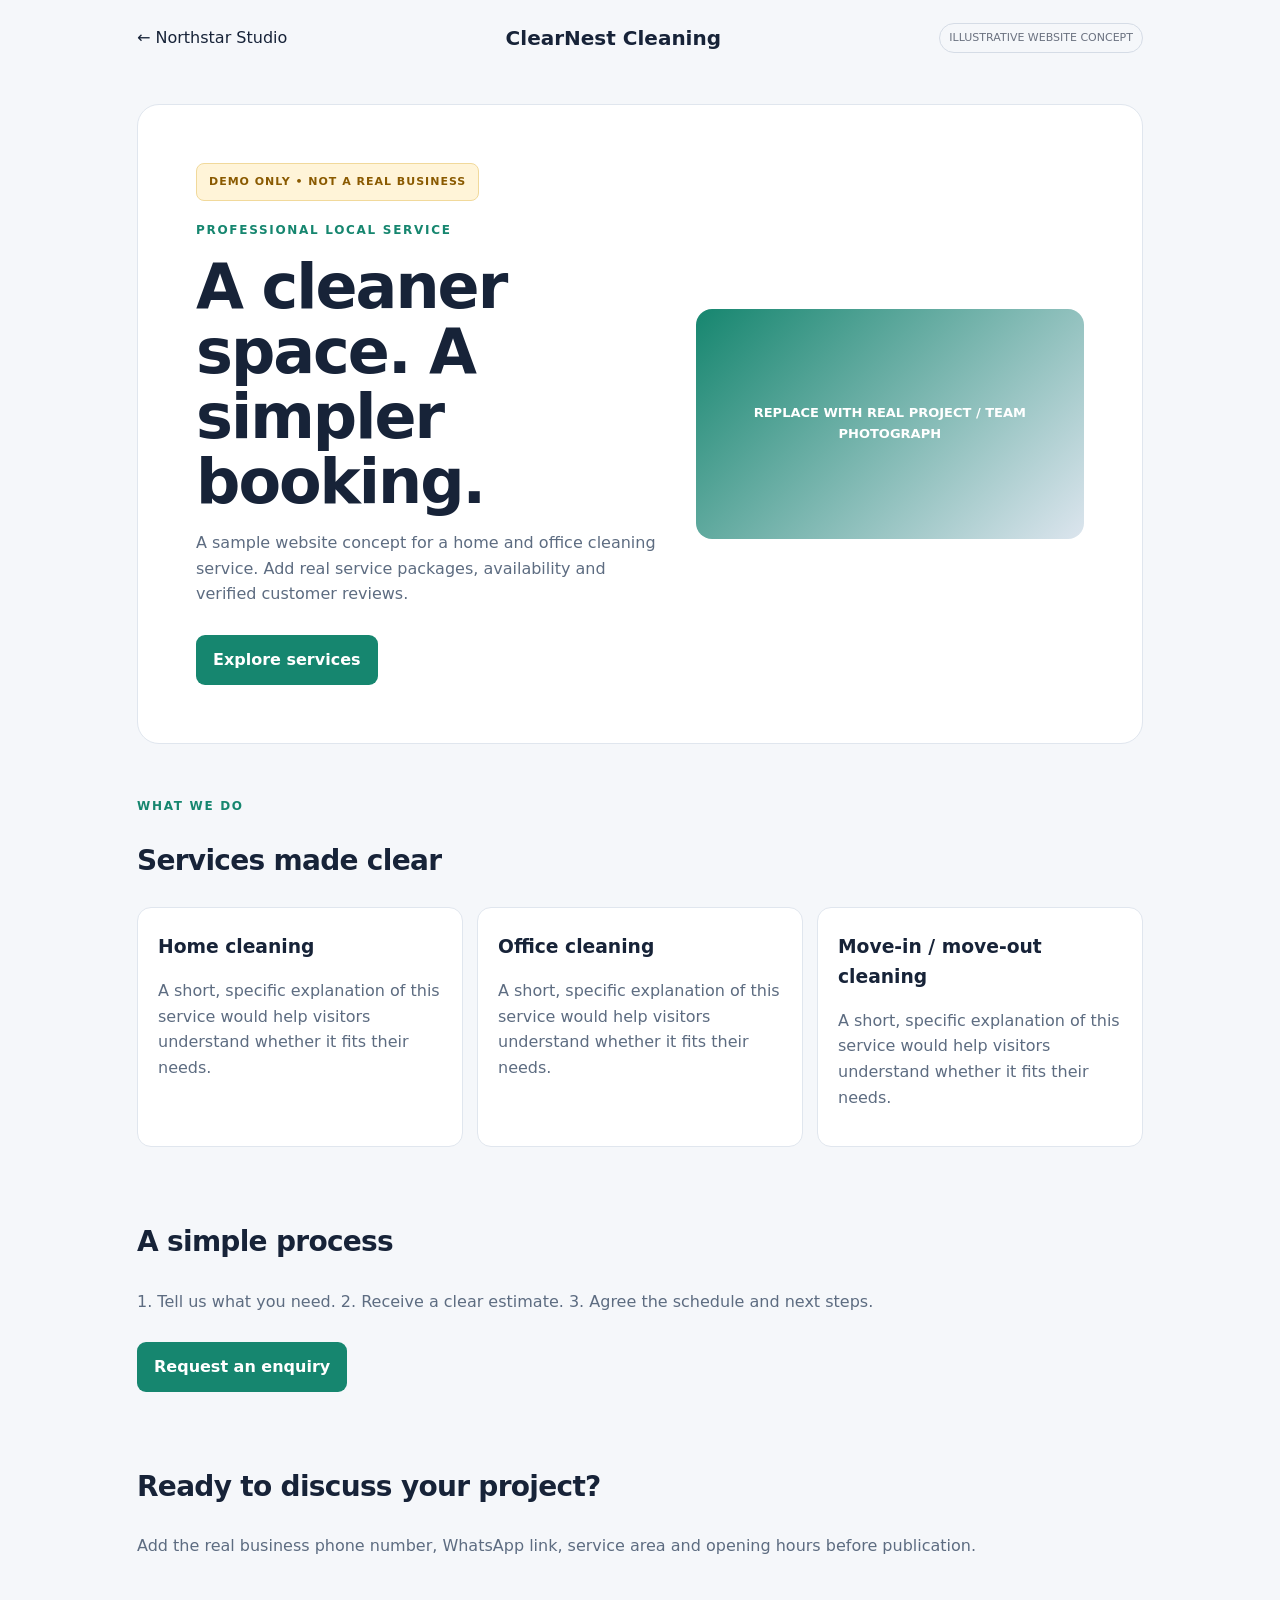
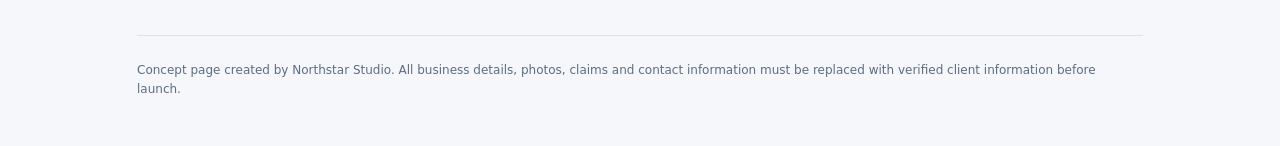
<file: utility-hub/northstar/demo-cleaning.html>
<!doctype html>
<html lang="en"><head><meta charset="utf-8"><meta name="viewport" content="width=device-width,initial-scale=1"><meta name="description" content="Illustrative ClearNest Cleaning website demo"><title>ClearNest Cleaning — Website Demo</title>
<style>
:root{--a:#16866f;--ink:#172338;--muted:#5d6c81;--bg:#f5f7fa}*{box-sizing:border-box}body{margin:0;background:var(--bg);color:var(--ink);font:16px/1.6 system-ui,sans-serif}main{max-width:1050px;margin:auto;padding:22px}.nav{display:flex;justify-content:space-between;align-items:center;gap:12px}.brand{font-weight:850;font-size:20px}.tag{font-size:11px;color:#6b7280;border:1px solid #d5dce6;padding:5px 9px;border-radius:30px}.hero{margin:50px 0 28px;background:#fff;border:1px solid #e0e6ee;border-radius:22px;padding:clamp(24px,6vw,58px);display:grid;grid-template-columns:1.1fr .9fr;gap:25px;align-items:center}.eyebrow{font-size:12px;letter-spacing:1.7px;text-transform:uppercase;color:var(--a);font-weight:850}.hero h1{font-size:clamp(35px,6vw,62px);line-height:1.05;letter-spacing:-2px;margin:14px 0}.muted{color:var(--muted)}.btn{display:inline-block;background:var(--a);color:white;text-decoration:none;font-weight:800;padding:12px 17px;border-radius:9px;margin-top:12px}.visual{background:linear-gradient(135deg,var(--a),#dce5ee);border-radius:16px;min-height:230px;display:grid;place-items:center;color:white;font-size:13px;font-weight:800;text-align:center;padding:20px}.section{padding:25px 0}.section h2{font-size:28px;letter-spacing:-.7px}.grid{display:grid;grid-template-columns:repeat(3,1fr);gap:14px}.card{background:white;border:1px solid #e0e6ee;border-radius:14px;padding:20px}.card h3{margin:4px 0}.foot{padding:25px 0;border-top:1px solid #dbe2eb;color:var(--muted);font-size:12px;margin-top:35px}.demo{font-size:11px;font-weight:800;letter-spacing:1px;color:#8a5a00;background:#fff4d8;border:1px solid #f1d99b;padding:9px 12px;border-radius:8px;display:inline-block}@media(max-width:700px){.hero{grid-template-columns:1fr;margin-top:28px}.grid{grid-template-columns:1fr}}
</style></head><body><main>
<nav class="nav"><a href="index.html" style="text-decoration:none;color:inherit">← Northstar Studio</a><div class="brand">ClearNest Cleaning</div><span class="tag">ILLUSTRATIVE WEBSITE CONCEPT</span></nav>
<header class="hero"><div><span class="demo">DEMO ONLY • NOT A REAL BUSINESS</span><div class="eyebrow" style="margin-top:20px">Professional local service</div><h1>A cleaner space. A simpler booking.</h1><p class="muted">A sample website concept for a home and office cleaning service. Add real service packages, availability and verified customer reviews.</p><a class="btn" href="#services">Explore services</a></div><div class="visual">REPLACE WITH REAL PROJECT / TEAM PHOTOGRAPH</div></header>
<section class="section" id="services"><div class="eyebrow">What we do</div><h2>Services made clear</h2><div class="grid"><article class="card"><h3>Home cleaning</h3><p class="muted">A short, specific explanation of this service would help visitors understand whether it fits their needs.</p></article><article class="card"><h3>Office cleaning</h3><p class="muted">A short, specific explanation of this service would help visitors understand whether it fits their needs.</p></article><article class="card"><h3>Move-in / move-out cleaning</h3><p class="muted">A short, specific explanation of this service would help visitors understand whether it fits their needs.</p></article></div></section>
<section class="section"><h2>A simple process</h2><p class="muted">1. Tell us what you need. 2. Receive a clear estimate. 3. Agree the schedule and next steps.</p><a class="btn" href="#contact">Request an enquiry</a></section>
<section class="section" id="contact"><h2>Ready to discuss your project?</h2><p class="muted">Add the real business phone number, WhatsApp link, service area and opening hours before publication.</p></section>
<footer class="foot">Concept page created by Northstar Studio. All business details, photos, claims and contact information must be replaced with verified client information before launch.</footer>
</main></body></html>
</file>
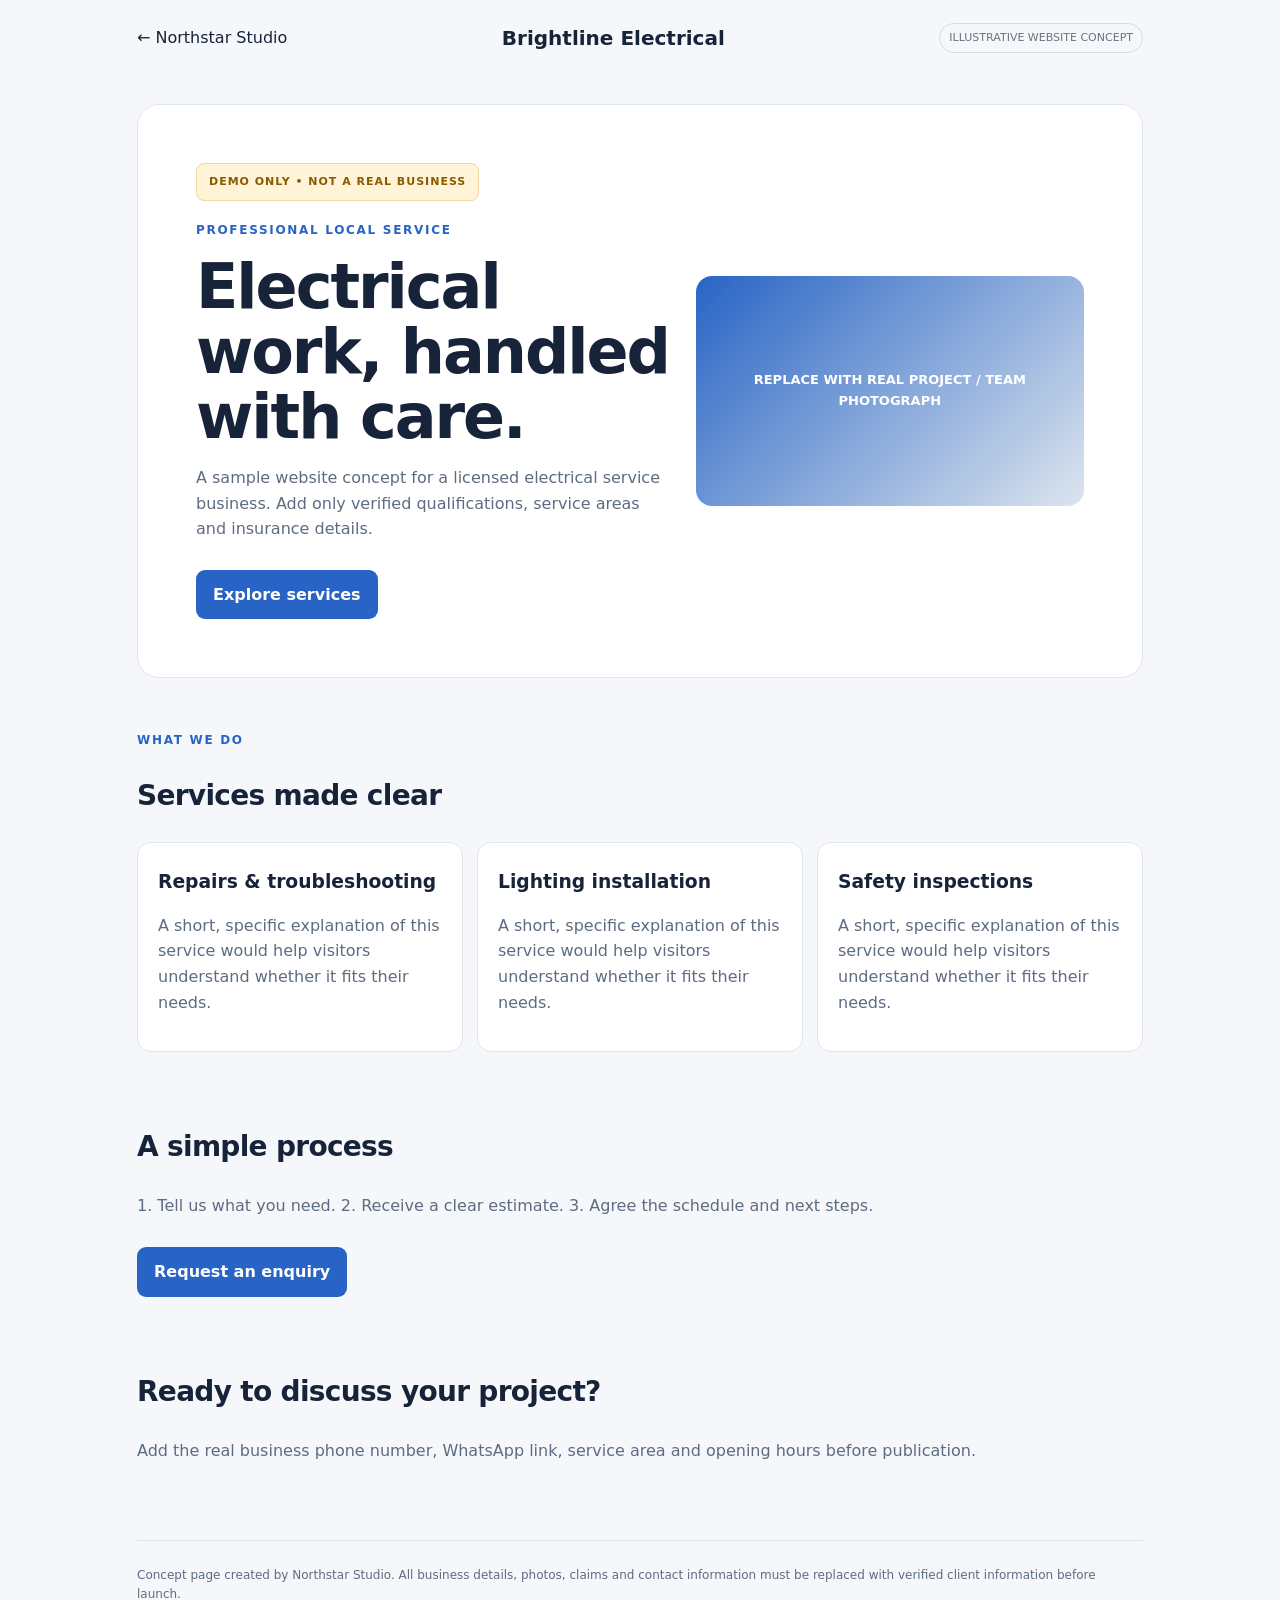
<file: utility-hub/northstar/demo-electrician.html>
<!doctype html>
<html lang="en"><head><meta charset="utf-8"><meta name="viewport" content="width=device-width,initial-scale=1"><meta name="description" content="Illustrative Brightline Electrical website demo"><title>Brightline Electrical — Website Demo</title>
<style>
:root{--a:#2864c5;--ink:#172338;--muted:#5d6c81;--bg:#f5f7fa}*{box-sizing:border-box}body{margin:0;background:var(--bg);color:var(--ink);font:16px/1.6 system-ui,sans-serif}main{max-width:1050px;margin:auto;padding:22px}.nav{display:flex;justify-content:space-between;align-items:center;gap:12px}.brand{font-weight:850;font-size:20px}.tag{font-size:11px;color:#6b7280;border:1px solid #d5dce6;padding:5px 9px;border-radius:30px}.hero{margin:50px 0 28px;background:#fff;border:1px solid #e0e6ee;border-radius:22px;padding:clamp(24px,6vw,58px);display:grid;grid-template-columns:1.1fr .9fr;gap:25px;align-items:center}.eyebrow{font-size:12px;letter-spacing:1.7px;text-transform:uppercase;color:var(--a);font-weight:850}.hero h1{font-size:clamp(35px,6vw,62px);line-height:1.05;letter-spacing:-2px;margin:14px 0}.muted{color:var(--muted)}.btn{display:inline-block;background:var(--a);color:white;text-decoration:none;font-weight:800;padding:12px 17px;border-radius:9px;margin-top:12px}.visual{background:linear-gradient(135deg,var(--a),#dce5ee);border-radius:16px;min-height:230px;display:grid;place-items:center;color:white;font-size:13px;font-weight:800;text-align:center;padding:20px}.section{padding:25px 0}.section h2{font-size:28px;letter-spacing:-.7px}.grid{display:grid;grid-template-columns:repeat(3,1fr);gap:14px}.card{background:white;border:1px solid #e0e6ee;border-radius:14px;padding:20px}.card h3{margin:4px 0}.foot{padding:25px 0;border-top:1px solid #dbe2eb;color:var(--muted);font-size:12px;margin-top:35px}.demo{font-size:11px;font-weight:800;letter-spacing:1px;color:#8a5a00;background:#fff4d8;border:1px solid #f1d99b;padding:9px 12px;border-radius:8px;display:inline-block}@media(max-width:700px){.hero{grid-template-columns:1fr;margin-top:28px}.grid{grid-template-columns:1fr}}
</style></head><body><main>
<nav class="nav"><a href="index.html" style="text-decoration:none;color:inherit">← Northstar Studio</a><div class="brand">Brightline Electrical</div><span class="tag">ILLUSTRATIVE WEBSITE CONCEPT</span></nav>
<header class="hero"><div><span class="demo">DEMO ONLY • NOT A REAL BUSINESS</span><div class="eyebrow" style="margin-top:20px">Professional local service</div><h1>Electrical work, handled with care.</h1><p class="muted">A sample website concept for a licensed electrical service business. Add only verified qualifications, service areas and insurance details.</p><a class="btn" href="#services">Explore services</a></div><div class="visual">REPLACE WITH REAL PROJECT / TEAM PHOTOGRAPH</div></header>
<section class="section" id="services"><div class="eyebrow">What we do</div><h2>Services made clear</h2><div class="grid"><article class="card"><h3>Repairs & troubleshooting</h3><p class="muted">A short, specific explanation of this service would help visitors understand whether it fits their needs.</p></article><article class="card"><h3>Lighting installation</h3><p class="muted">A short, specific explanation of this service would help visitors understand whether it fits their needs.</p></article><article class="card"><h3>Safety inspections</h3><p class="muted">A short, specific explanation of this service would help visitors understand whether it fits their needs.</p></article></div></section>
<section class="section"><h2>A simple process</h2><p class="muted">1. Tell us what you need. 2. Receive a clear estimate. 3. Agree the schedule and next steps.</p><a class="btn" href="#contact">Request an enquiry</a></section>
<section class="section" id="contact"><h2>Ready to discuss your project?</h2><p class="muted">Add the real business phone number, WhatsApp link, service area and opening hours before publication.</p></section>
<footer class="foot">Concept page created by Northstar Studio. All business details, photos, claims and contact information must be replaced with verified client information before launch.</footer>
</main></body></html>
</file>
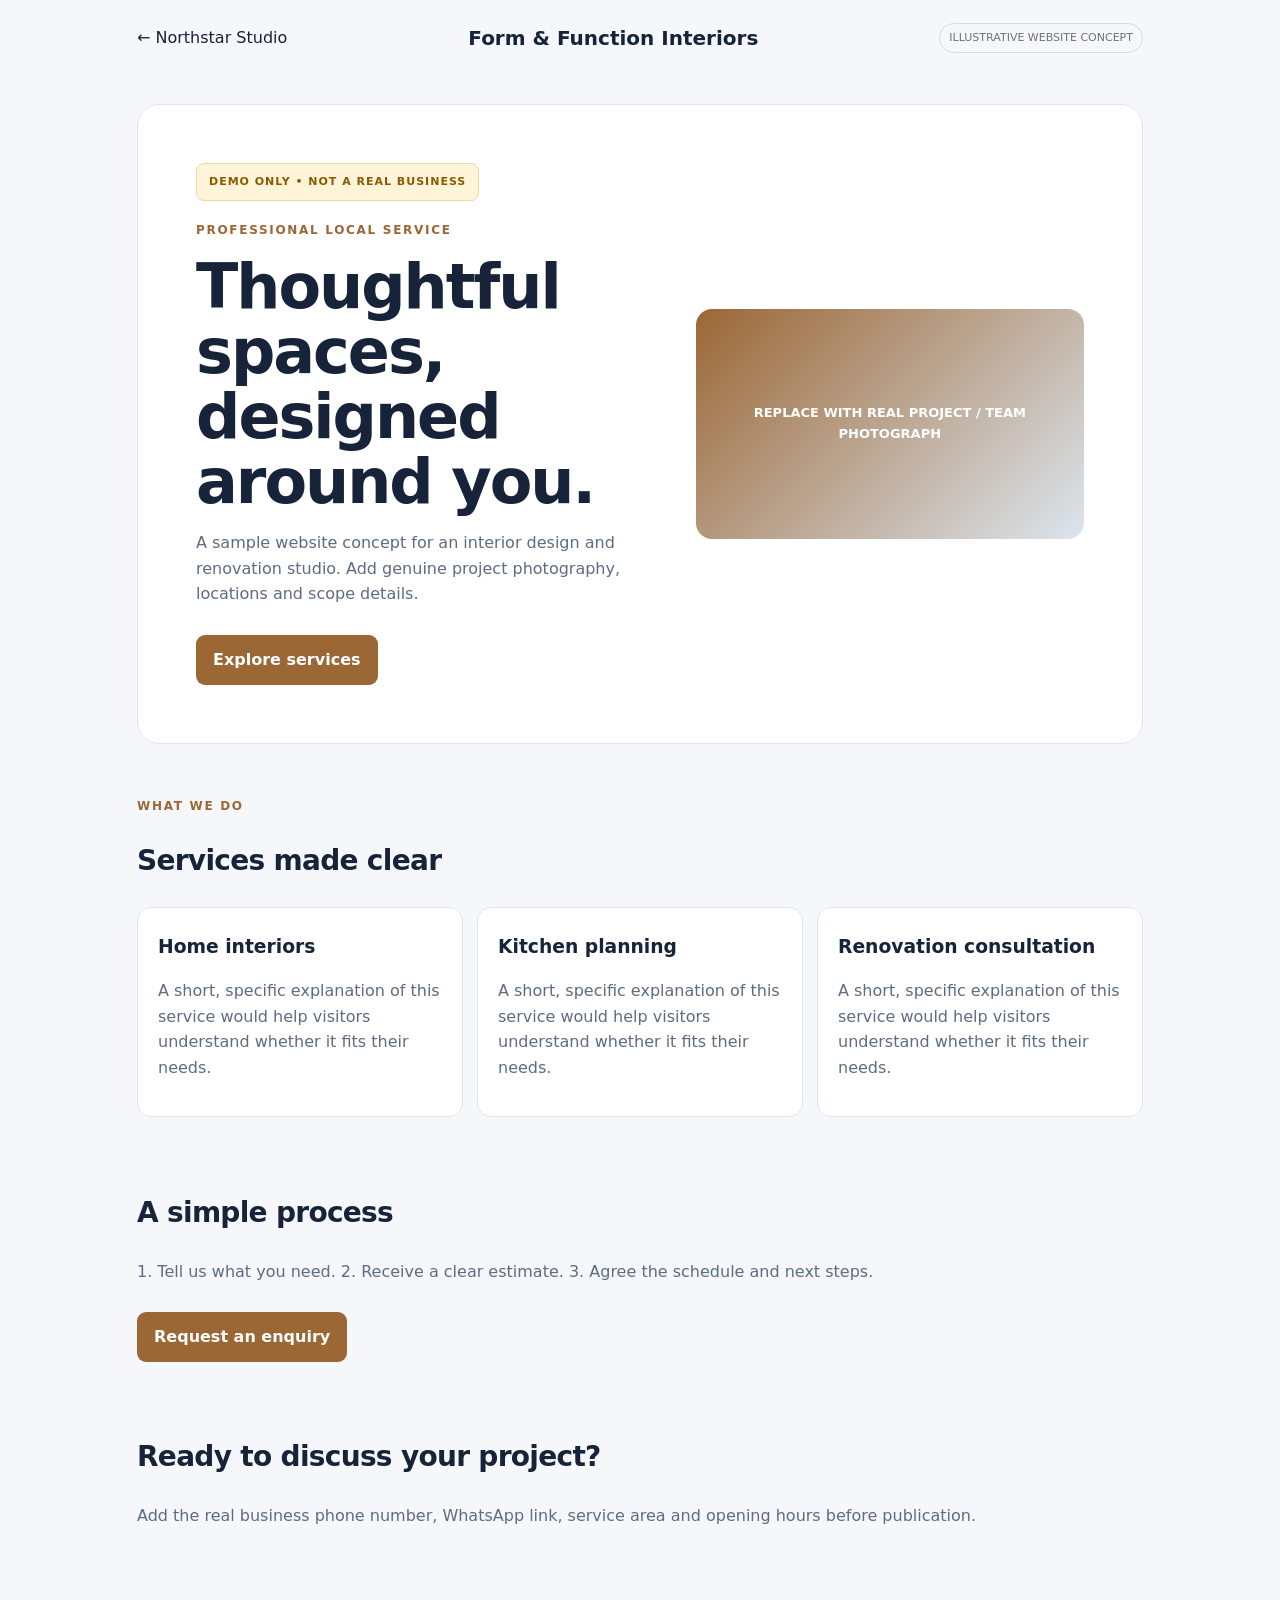
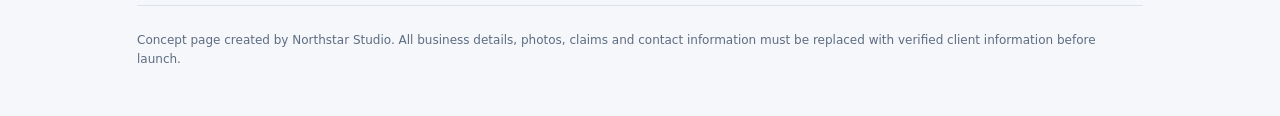
<file: utility-hub/northstar/demo-interiors.html>
<!doctype html>
<html lang="en"><head><meta charset="utf-8"><meta name="viewport" content="width=device-width,initial-scale=1"><meta name="description" content="Illustrative Form & Function Interiors website demo"><title>Form & Function Interiors — Website Demo</title>
<style>
:root{--a:#9b6735;--ink:#172338;--muted:#5d6c81;--bg:#f5f7fa}*{box-sizing:border-box}body{margin:0;background:var(--bg);color:var(--ink);font:16px/1.6 system-ui,sans-serif}main{max-width:1050px;margin:auto;padding:22px}.nav{display:flex;justify-content:space-between;align-items:center;gap:12px}.brand{font-weight:850;font-size:20px}.tag{font-size:11px;color:#6b7280;border:1px solid #d5dce6;padding:5px 9px;border-radius:30px}.hero{margin:50px 0 28px;background:#fff;border:1px solid #e0e6ee;border-radius:22px;padding:clamp(24px,6vw,58px);display:grid;grid-template-columns:1.1fr .9fr;gap:25px;align-items:center}.eyebrow{font-size:12px;letter-spacing:1.7px;text-transform:uppercase;color:var(--a);font-weight:850}.hero h1{font-size:clamp(35px,6vw,62px);line-height:1.05;letter-spacing:-2px;margin:14px 0}.muted{color:var(--muted)}.btn{display:inline-block;background:var(--a);color:white;text-decoration:none;font-weight:800;padding:12px 17px;border-radius:9px;margin-top:12px}.visual{background:linear-gradient(135deg,var(--a),#dce5ee);border-radius:16px;min-height:230px;display:grid;place-items:center;color:white;font-size:13px;font-weight:800;text-align:center;padding:20px}.section{padding:25px 0}.section h2{font-size:28px;letter-spacing:-.7px}.grid{display:grid;grid-template-columns:repeat(3,1fr);gap:14px}.card{background:white;border:1px solid #e0e6ee;border-radius:14px;padding:20px}.card h3{margin:4px 0}.foot{padding:25px 0;border-top:1px solid #dbe2eb;color:var(--muted);font-size:12px;margin-top:35px}.demo{font-size:11px;font-weight:800;letter-spacing:1px;color:#8a5a00;background:#fff4d8;border:1px solid #f1d99b;padding:9px 12px;border-radius:8px;display:inline-block}@media(max-width:700px){.hero{grid-template-columns:1fr;margin-top:28px}.grid{grid-template-columns:1fr}}
</style></head><body><main>
<nav class="nav"><a href="index.html" style="text-decoration:none;color:inherit">← Northstar Studio</a><div class="brand">Form & Function Interiors</div><span class="tag">ILLUSTRATIVE WEBSITE CONCEPT</span></nav>
<header class="hero"><div><span class="demo">DEMO ONLY • NOT A REAL BUSINESS</span><div class="eyebrow" style="margin-top:20px">Professional local service</div><h1>Thoughtful spaces, designed around you.</h1><p class="muted">A sample website concept for an interior design and renovation studio. Add genuine project photography, locations and scope details.</p><a class="btn" href="#services">Explore services</a></div><div class="visual">REPLACE WITH REAL PROJECT / TEAM PHOTOGRAPH</div></header>
<section class="section" id="services"><div class="eyebrow">What we do</div><h2>Services made clear</h2><div class="grid"><article class="card"><h3>Home interiors</h3><p class="muted">A short, specific explanation of this service would help visitors understand whether it fits their needs.</p></article><article class="card"><h3>Kitchen planning</h3><p class="muted">A short, specific explanation of this service would help visitors understand whether it fits their needs.</p></article><article class="card"><h3>Renovation consultation</h3><p class="muted">A short, specific explanation of this service would help visitors understand whether it fits their needs.</p></article></div></section>
<section class="section"><h2>A simple process</h2><p class="muted">1. Tell us what you need. 2. Receive a clear estimate. 3. Agree the schedule and next steps.</p><a class="btn" href="#contact">Request an enquiry</a></section>
<section class="section" id="contact"><h2>Ready to discuss your project?</h2><p class="muted">Add the real business phone number, WhatsApp link, service area and opening hours before publication.</p></section>
<footer class="foot">Concept page created by Northstar Studio. All business details, photos, claims and contact information must be replaced with verified client information before launch.</footer>
</main></body></html>
</file>
<file: sellermargin/styles.css>
:root{font-family:system-ui,-apple-system,Segoe UI,sans-serif;color:#182230;background:#f3f6fa}*{box-sizing:border-box}body{margin:0}.wrap{max-width:900px;margin:auto;padding:24px 16px 48px}header{padding:20px 4px 12px}.eyebrow{font-size:.78rem;font-weight:800;letter-spacing:.12em;color:#176b54}h1{font-size:clamp(2rem,8vw,3.5rem);margin:.2rem 0}h2{margin-top:0}.intro{max-width:620px;color:#536171;line-height:1.55}.card{background:#fff;border:1px solid #e0e7ef;border-radius:16px;padding:20px;margin:16px 0;box-shadow:0 5px 18px #18223008}.grid{display:grid;grid-template-columns:repeat(auto-fit,minmax(210px,1fr));gap:14px}label{font-size:.9rem;font-weight:650;display:flex;flex-direction:column;gap:7px}input{font:inherit;width:100%;padding:12px;border:1px solid #cbd5e1;border-radius:9px;background:#fff}input:focus{outline:2px solid #2b8a6e;border-color:transparent}button{margin-top:18px;border:0;border-radius:10px;padding:13px 18px;background:#176b54;color:white;font:inherit;font-weight:750;cursor:pointer;width:100%}.results{display:grid;grid-template-columns:repeat(auto-fit,minmax(180px,1fr));gap:12px;margin:16px 0}.metric{background:#e4f4ed;border-radius:14px;padding:17px;display:flex;flex-direction:column;gap:9px}.metric span{font-size:.85rem;color:#315b4d}.metric strong{font-size:1.45rem;overflow-wrap:anywhere}.note{background:#fff5dc;padding:12px;border-radius:8px;line-height:1.5}p{line-height:1.55}footer{font-size:.85rem;color:#637083;padding:18px 4px}a{color:#176b54}
</file>
